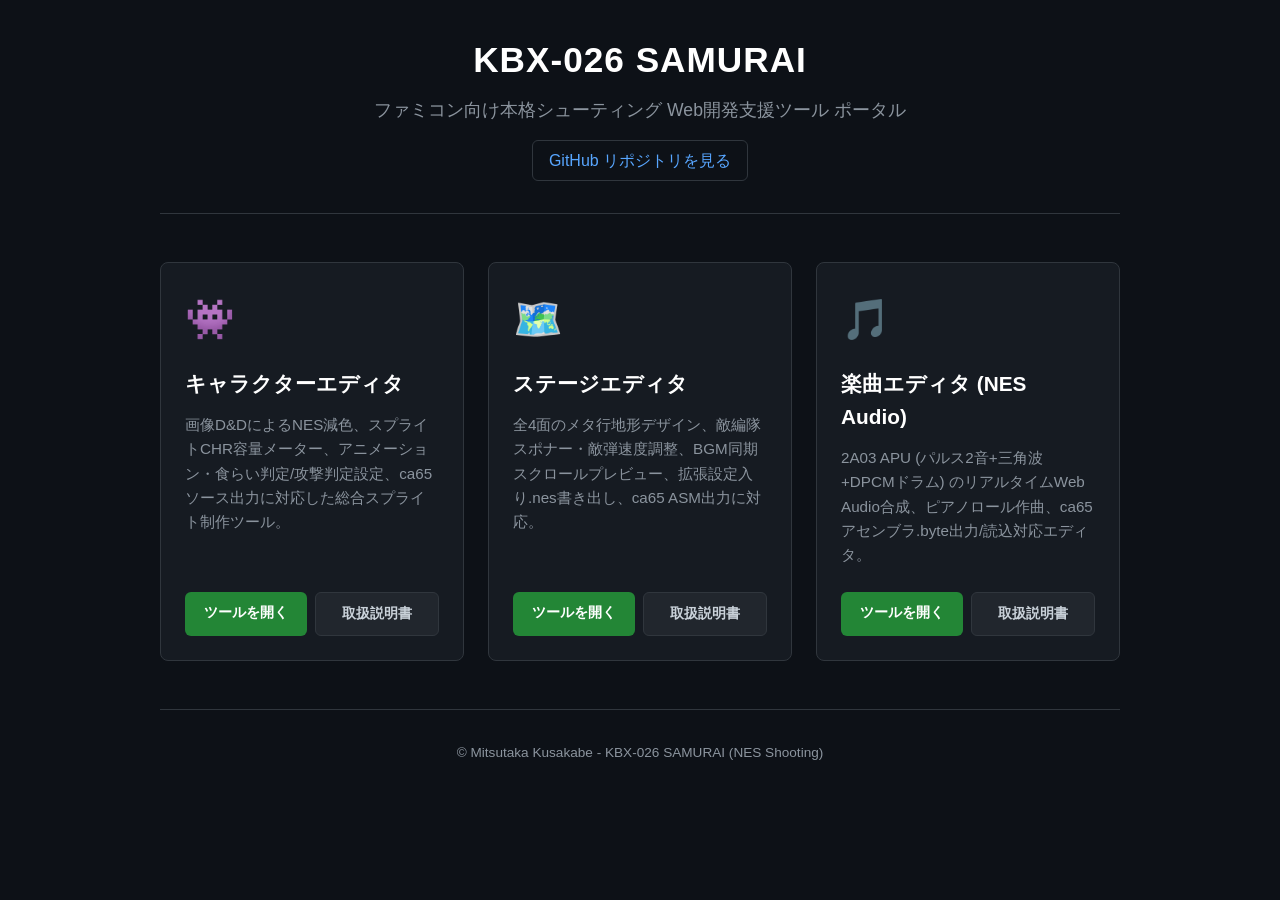
<file: index.html>
<!DOCTYPE html>
<html lang="ja">
<head>
  <meta charset="UTF-8">
  <meta name="viewport" content="width=device-width, initial-scale=1.0">
  <title>KBX-026 SAMURAI - Web 開発支援ツール ポータル</title>
  <style>
    :root {
      --bg: #0d1117;
      --card-bg: #161b22;
      --card-border: #30363d;
      --text: #c9d1d9;
      --heading: #58a6ff;
      --accent: #238636;
      --accent-hover: #2ea043;
      --link: #58a6ff;
    }
    * { box-sizing: border-box; margin: 0; padding: 0; }
    body {
      font-family: -apple-system, BlinkMacSystemFont, "Segoe UI", Helvetica, Arial, sans-serif;
      background: var(--bg);
      color: var(--text);
      line-height: 1.6;
      padding: 2rem 1rem;
    }
    .container {
      max-width: 960px;
      margin: 0 auto;
    }
    header {
      text-align: center;
      margin-bottom: 3rem;
      border-bottom: 1px solid var(--card-border);
      padding-bottom: 2rem;
    }
    h1 {
      color: #fff;
      font-size: 2.2rem;
      margin-bottom: 0.5rem;
      letter-spacing: 1px;
    }
    .subtitle {
      color: #8b949e;
      font-size: 1.1rem;
      margin-bottom: 1rem;
    }
    .repo-link {
      display: inline-block;
      color: var(--link);
      text-decoration: none;
      font-weight: 500;
      border: 1px solid var(--card-border);
      padding: 0.4rem 1rem;
      border-radius: 6px;
      transition: background 0.2s;
    }
    .repo-link:hover {
      background: var(--card-bg);
    }
    .grid {
      display: grid;
      grid-template-columns: repeat(auto-fit, minmax(280px, 1fr));
      gap: 1.5rem;
      margin-bottom: 3rem;
    }
    .card {
      background: var(--card-bg);
      border: 1px solid var(--card-border);
      border-radius: 8px;
      padding: 1.5rem;
      display: flex;
      flex-direction: column;
      transition: transform 0.2s, border-color 0.2s;
    }
    .card:hover {
      transform: translateY(-4px);
      border-color: #58a6ff;
    }
    .card-icon {
      font-size: 2.5rem;
      margin-bottom: 1rem;
    }
    .card h2 {
      color: #fff;
      font-size: 1.3rem;
      margin-bottom: 0.8rem;
    }
    .card p {
      color: #8b949e;
      font-size: 0.95rem;
      margin-bottom: 1.5rem;
      flex-grow: 1;
    }
    .btn-group {
      display: flex;
      gap: 0.5rem;
    }
    .btn {
      flex: 1;
      text-align: center;
      padding: 0.6rem 1rem;
      border-radius: 6px;
      text-decoration: none;
      font-weight: 600;
      font-size: 0.9rem;
      transition: background 0.2s;
    }
    .btn-primary {
      background: var(--accent);
      color: #fff;
    }
    .btn-primary:hover {
      background: var(--accent-hover);
    }
    .btn-secondary {
      background: #21262d;
      color: var(--text);
      border: 1px solid var(--card-border);
    }
    .btn-secondary:hover {
      background: #30363d;
    }
    footer {
      text-align: center;
      color: #8b949e;
      font-size: 0.85rem;
      border-top: 1px solid var(--card-border);
      padding-top: 2rem;
    }
  </style>
</head>
<body>
  <div class="container">
    <header>
      <h1>KBX-026 SAMURAI</h1>
      <p class="subtitle">ファミコン向け本格シューティング Web開発支援ツール ポータル</p>
      <a href="https://github.com/Mitsutaka-Kusakabe/nes-shooting" class="repo-link" target="_blank" rel="noopener">GitHub リポジトリを見る</a>
    </header>

    <div class="grid">
      <!-- Character Editor -->
      <div class="card">
        <div class="card-icon">👾</div>
        <h2>キャラクターエディタ</h2>
        <p>画像D&amp;DによるNES減色、スプライトCHR容量メーター、アニメーション・食らい判定/攻撃判定設定、ca65ソース出力に対応した総合スプライト制作ツール。</p>
        <div class="btn-group">
          <a href="docs/character-editor/" class="btn btn-primary">ツールを開く</a>
          <a href="docs/character-editor/manual.html" class="btn btn-secondary">取扱説明書</a>
        </div>
      </div>

      <!-- Stage Editor -->
      <div class="card">
        <div class="card-icon">🗺️</div>
        <h2>ステージエディタ</h2>
        <p>全4面のメタ行地形デザイン、敵編隊スポナー・敵弾速度調整、BGM同期スクロールプレビュー、拡張設定入り.nes書き出し、ca65 ASM出力に対応。</p>
        <div class="btn-group">
          <a href="docs/editor/" class="btn btn-primary">ツールを開く</a>
          <a href="docs/editor/manual.html" class="btn btn-secondary">取扱説明書</a>
        </div>
      </div>

      <!-- Audio Editor -->
      <div class="card">
        <div class="card-icon">🎵</div>
        <h2>楽曲エディタ (NES Audio)</h2>
        <p>2A03 APU (パルス2音+三角波+DPCMドラム) のリアルタイムWeb Audio合成、ピアノロール作曲、ca65アセンブラ.byte出力/読込対応エディタ。</p>
        <div class="btn-group">
          <a href="docs/audio-editor/" class="btn btn-primary">ツールを開く</a>
          <a href="docs/audio-editor/manual.html" class="btn btn-secondary">取扱説明書</a>
        </div>
      </div>
    </div>

    <footer>
      <p>&copy; Mitsutaka Kusakabe - KBX-026 SAMURAI (NES Shooting)</p>
    </footer>
  </div>
</body>
</html>
</file>
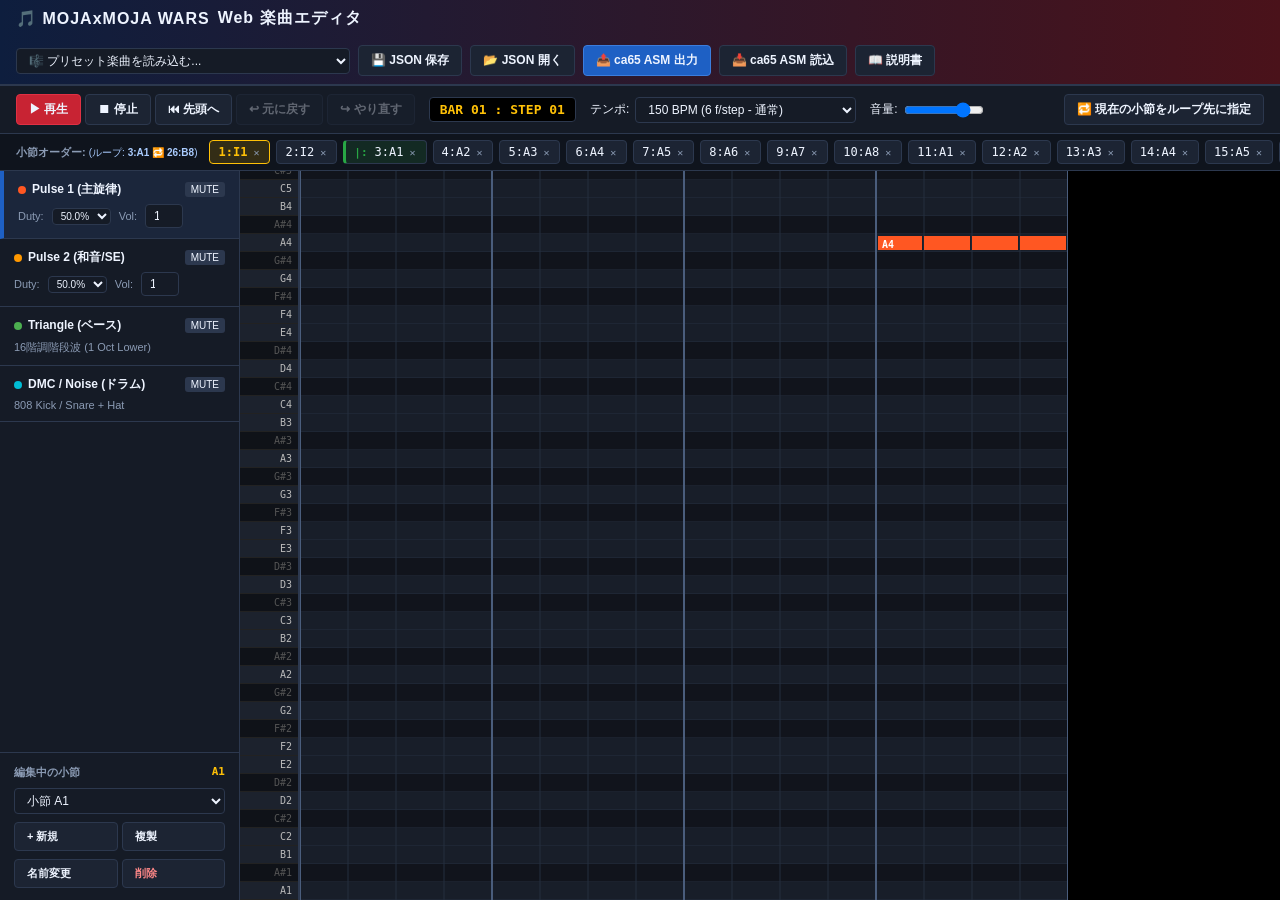
<file: docs/audio-editor/index.html>
<!DOCTYPE html>
<html lang="ja">
<head>
<meta charset="UTF-8">
<meta name="viewport" content="width=device-width, initial-scale=1.0">
<title>MOJAxMOJA WARS - NES APU Web 楽曲エディタ</title>
<link rel="stylesheet" href="style.css">
</head>
<body>

<header>
  <h1>🎵 MOJAxMOJA WARS <span>Web 楽曲エディタ</span></h1>
  <div class="top-actions">
    <select id="preset-select">
      <option value="" disabled selected>🎼 プリセット楽曲を読み込む...</option>
      <option value="stage1">STAGE 1: LUNAR CATACOMB DRIVE (150 BPM)</option>
      <option value="boss">BOSS: CRIMSON BATTLE GROUND (180 BPM)</option>
      <option value="title">TITLE: SPACE MERCHANT - THE SYONIN (130 BPM)</option>
      <option value="gameover">GAME OVER: REST IN PEACE (75 BPM)</option>
      <option value="tears_of_sylph">💔 GAME OVER: TEARS OF SYLPH (Ys風 69 BPM)</option>
    </select>
    <button class="btn" id="btn-save-json">💾 JSON 保存</button>
    <button class="btn" id="btn-load-json">📂 JSON 開く</button>
    <input type="file" id="file-input-json" accept=".json,.nesbgm.json" style="display:none">
    <button class="btn accent" id="btn-export-asm">📤 ca65 ASM 出力</button>
    <button class="btn" id="btn-import-asm">📥 ca65 ASM 読込</button>
    <a href="manual.html" target="_blank" class="btn" style="text-decoration:none; display:inline-flex; align-items:center; gap:4px;" title="操作説明書を新しいタブで開く">📖 説明書</a>
  </div>
</header>

<div id="control-bar">
  <div class="transport-group">
    <button class="btn primary" id="btn-play">▶ 再生</button>
    <button class="btn" id="btn-stop">⏹ 停止</button>
    <button class="btn" id="btn-rewind">⏮ 先頭へ</button>
    <button class="btn" id="btn-undo" title="元に戻す (Ctrl+Z)" disabled>↩ 元に戻す</button>
    <button class="btn" id="btn-redo" title="やり直す (Ctrl+Y)" disabled>↪ やり直す</button>
  </div>

  <div id="position-display">BAR 01 : STEP 01</div>

  <div class="tempo-group">
    <label for="tempo-input">テンポ:</label>
    <select id="tempo-select">
      <option value="4">225 BPM (4 f/step)</option>
      <option value="5">180 BPM (5 f/step - ボス)</option>
      <option value="6" selected>150 BPM (6 f/step - 通常)</option>
      <option value="7">130 BPM (7 f/step - タイトル)</option>
      <option value="8">112 BPM (8 f/step)</option>
      <option value="12">75 BPM (12 f/step - レクイエム)</option>
      <option value="13">69 BPM (13 f/step - 哀愁バラード)</option>
      <option value="16">56 BPM (16 f/step - スロー)</option>
    </select>
  </div>

  <div class="volume-group">
    <label for="master-vol">音量:</label>
    <input type="range" id="master-vol" min="0" max="100" value="80" style="width:80px">
  </div>

  <div style="flex:1"></div>

  <button class="btn" id="btn-set-loop">🔁 現在の小節をループ先に指定</button>
</div>

<div id="order-bar">
  <span class="label" id="order-label">小節オーダー:</span>
  <div id="order-slots-container" style="display:inline-flex; gap:6px;"></div>
  <button class="btn" id="btn-add-order-slot" style="padding:2px 8px; font-size:11px;">+ 小節追加</button>
</div>

<div id="workspace">
  <!-- Left Sidebar: Channels & Patterns -->
  <div id="sidebar">
    <div class="channel-tab selected" data-ch="pulse1">
      <div class="channel-tab-head">
        <span class="channel-title"><span class="ch-dot dot-p1"></span>Pulse 1 (主旋律)</span>
        <span class="toggle-chip" id="mute-p1">MUTE</span>
      </div>
      <div class="channel-tab-controls">
        <span>Duty:</span>
        <select class="duty-sel" data-ch="pulse1" style="font-size:10px; padding:1px 4px;">
          <option value="0">12.5%</option>
          <option value="1">25.0%</option>
          <option value="2" selected>50.0%</option>
          <option value="3">75.0%</option>
        </select>
        <span>Vol:</span>
        <input type="number" class="vol-inp" data-ch="pulse1" min="0" max="15" value="12" style="width:38px;">
      </div>
    </div>

    <div class="channel-tab" data-ch="pulse2">
      <div class="channel-tab-head">
        <span class="channel-title"><span class="ch-dot dot-p2"></span>Pulse 2 (和音/SE)</span>
        <span class="toggle-chip" id="mute-p2">MUTE</span>
      </div>
      <div class="channel-tab-controls">
        <span>Duty:</span>
        <select class="duty-sel" data-ch="pulse2" style="font-size:10px; padding:1px 4px;">
          <option value="0">12.5%</option>
          <option value="1">25.0%</option>
          <option value="2" selected>50.0%</option>
          <option value="3">75.0%</option>
        </select>
        <span>Vol:</span>
        <input type="number" class="vol-inp" data-ch="pulse2" min="0" max="15" value="10" style="width:38px;">
      </div>
    </div>

    <div class="channel-tab" data-ch="triangle">
      <div class="channel-tab-head">
        <span class="channel-title"><span class="ch-dot dot-tri"></span>Triangle (ベース)</span>
        <span class="toggle-chip" id="mute-tri">MUTE</span>
      </div>
      <div class="channel-tab-controls">
        <span>16階調階段波 (1 Oct Lower)</span>
      </div>
    </div>

    <div class="channel-tab" data-ch="dmc">
      <div class="channel-tab-head">
        <span class="channel-title"><span class="ch-dot dot-dmc"></span>DMC / Noise (ドラム)</span>
        <span class="toggle-chip" id="mute-dmc">MUTE</span>
      </div>
      <div class="channel-tab-controls">
        <span>808 Kick / Snare + Hat</span>
      </div>
    </div>

    <div class="pattern-manager">
      <h3>
        <span>編集中の小節</span>
        <span id="cur-pat-name-badge" style="color:var(--gold); font-family:monospace;">A1</span>
      </h3>
      <select id="pattern-select"></select>
      <div style="display:flex; gap:4px; margin-bottom:8px;">
        <button class="btn" id="btn-new-pattern" style="flex:1; font-size:11px;">+ 新規</button>
        <button class="btn" id="btn-dup-pattern" style="flex:1; font-size:11px;">複製</button>
      </div>
      <div style="display:flex; gap:4px;">
        <button class="btn" id="btn-rename-pattern" style="flex:1; font-size:11px;">名前変更</button>
        <button class="btn" id="btn-del-pattern" style="flex:1; font-size:11px; color:#ff8888;">削除</button>
      </div>
    </div>
  </div>

  <!-- Center Editor Area -->
  <div id="editor-area">
    <!-- Pitch Roll View (Pulse 1, Pulse 2, Triangle) -->
    <div id="roll-container">
      <div id="piano-keys"></div>
      <canvas id="grid-canvas"></canvas>
    </div>

    <!-- Drum Step View (DMC / Noise) -->
    <div id="drum-view">
      <h3 style="font-size:13px; color:var(--text-dim); margin-bottom:16px;">
        DMC ドラム & ノイズステップシーケンサー (16ステップ)
      </h3>
      <div class="drum-row">
        <div class="drum-label">🥁 キック ($C000)</div>
        <div class="drum-steps" id="kick-steps"></div>
      </div>
      <div class="drum-row">
        <div class="drum-label">💥 スネア ($C3C0)</div>
        <div class="drum-steps" id="snare-steps"></div>
      </div>
      <div style="margin-top:20px; font-size:12px; color:#8899aa;">
        ※ クリックで発音指定（オレンジ: キック, シアン: スネア）。自動ハイハットは毎16分音符で刻まれます。
      </div>
    </div>
  </div>
</div>

<!-- Modal: ASM Export -->
<div class="modal" id="modal-export-asm">
  <div class="modal-content">
    <div class="modal-header">
      <h3>📤 ca65 アセンブラ用 BGM データ出力 (.s)</h3>
      <button class="btn close-modal">✕</button>
    </div>
    <div class="modal-body">
      <p style="font-size:12px; color:var(--text-dim); margin-bottom:8px;">
        ゲーム本体の <code>src/sound.s</code> でそのまま <code>.include</code> できる ca65 互換データです。
      </p>
      <textarea class="code-area" id="asm-export-text" readonly></textarea>
    </div>
    <div class="modal-footer">
      <button class="btn primary" id="btn-copy-asm">📋 クリップボードにコピー</button>
      <button class="btn success" id="btn-download-asm">💾 .s ファイルとして保存</button>
    </div>
  </div>
</div>

<!-- Modal: ASM Import -->
<div class="modal" id="modal-import-asm">
  <div class="modal-content">
    <div class="modal-header">
      <h3>📥 ca65 アセンブラ BGM データのインポート</h3>
      <button class="btn close-modal">✕</button>
    </div>
    <div class="modal-body">
      <p style="font-size:12px; color:var(--text-dim); margin-bottom:8px;">
        <code>assets/music_stage.s</code> などの ca65 ソースコードを貼り付けてインポートできます。
      </p>
      <textarea class="code-area" id="asm-import-text" placeholder="ここに .byte データを貼り付けてください..."></textarea>
    </div>
    <div class="modal-footer">
      <button class="btn primary" id="btn-do-import-asm">読み込んで反映</button>
    </div>
  </div>
</div>

<script src="nes-audio-player.js"></script>
<script src="audio-editor.js"></script>
</body>
</html>
</file>
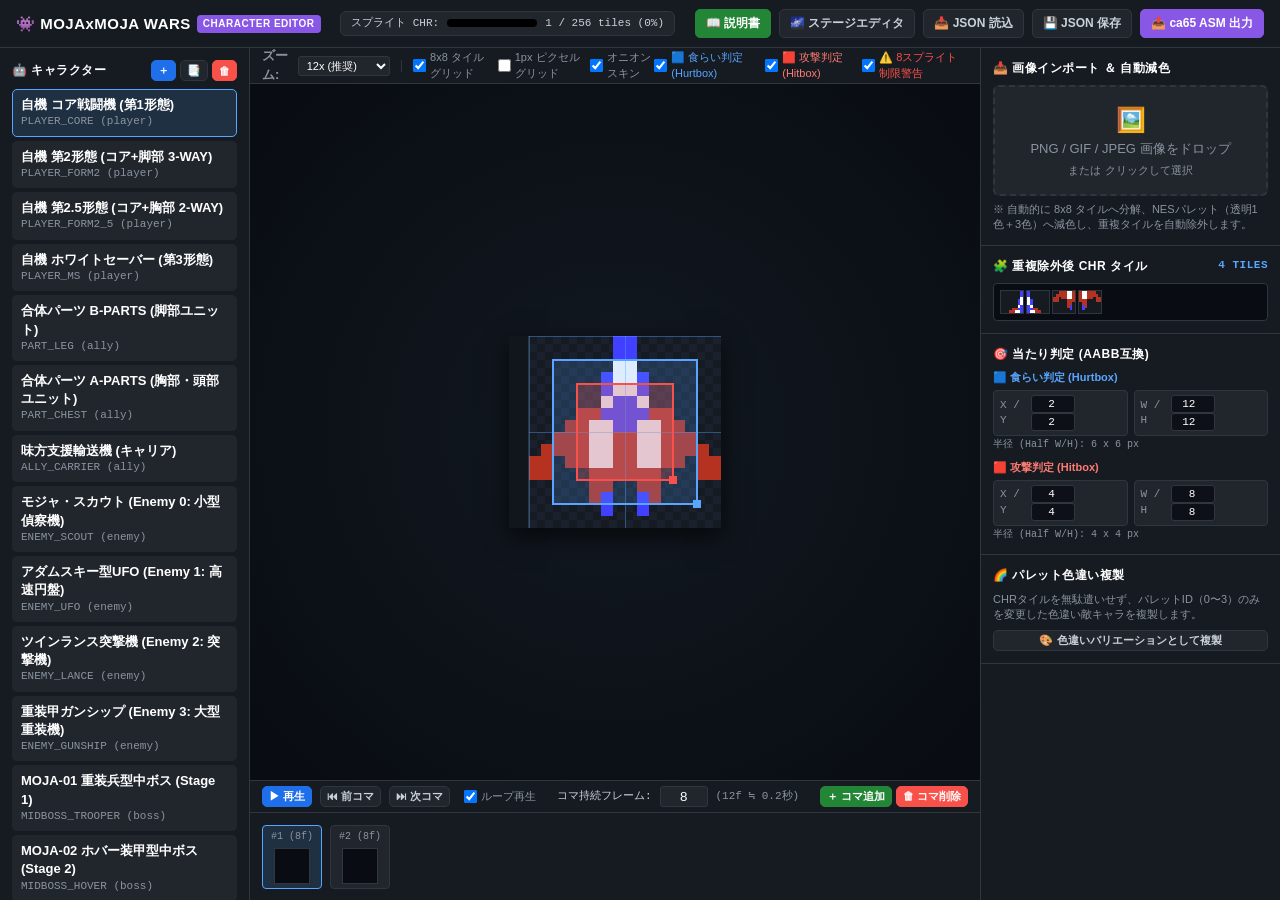
<file: docs/character-editor/index.html>
<!DOCTYPE html>
<html lang="ja">
<head>
  <meta charset="UTF-8">
  <meta name="viewport" content="width=device-width, initial-scale=1.0">
  <title>MOJAxMOJA WARS - Web キャラクターエディタ</title>
  <link rel="stylesheet" href="style.css">
</head>
<body>

  <!-- Top Header -->
  <header>
    <div class="brand">
      <h1>👾 MOJAxMOJA WARS <span class="brand-badge">CHARACTER EDITOR</span></h1>
    </div>

    <!-- CHR Tile Budget Meter -->
    <div class="chr-meter-container" title="ファミコンのスプライトパターンテーブル (最大256個の8x8タイル) の消費量">
      <span>スプライト CHR:</span>
      <div class="chr-meter-bar">
        <div class="chr-meter-fill" id="chrMeterFill"></div>
      </div>
      <span id="chrMeterText">0 / 256 tiles (0%)</span>
    </div>

    <!-- Actions -->
    <div class="header-actions">
      <a href="manual.html" target="_blank" class="btn" style="background:#238636; border-color:#238636; color:#fff;" title="取扱説明書を開く">📖 説明書</a>
      <a href="../editor/index.html" class="btn" title="ステージエディタを開く">🌌 ステージエディタ</a>
      <button class="btn" id="btn-import-json">📥 JSON 読込</button>
      <input type="file" id="inp-import-json" accept=".json" style="display:none">
      <button class="btn" id="btn-export-json">💾 JSON 保存</button>
      <button class="btn btn-purple" id="btn-export-asm">📤 ca65 ASM 出力</button>
    </div>
  </header>

  <!-- 3-Column Workspace Layout -->
  <div class="editor-layout">

    <!-- Left Sidebar: Characters, Animations, Palette -->
    <div class="sidebar">
      
      <!-- Character List -->
      <div class="panel-section">
        <div class="panel-header">
          <span>🤖 キャラクター</span>
          <div style="display:flex; gap:4px;">
            <button class="btn btn-sm btn-primary" id="btn-add-char" title="新規キャラクター追加">＋</button>
            <button class="btn btn-sm" id="btn-dup-char" title="キャラクター複製">📑</button>
            <button class="btn btn-sm btn-danger" id="btn-del-char" title="キャラクター削除">🗑</button>
          </div>
        </div>
        <div class="char-list" id="charList">
          <!-- Dynamically populated -->
        </div>
      </div>

      <!-- Animation States -->
      <div class="panel-section">
        <div class="panel-header">
          <span>🎬 アニメーション</span>
          <button class="btn btn-sm" id="btn-add-anim" title="新規アニメーション追加">＋</button>
        </div>
        <div class="state-selector" id="animStateSelector">
          <button class="state-chip active" data-state="idle">idle (待機)</button>
          <button class="state-chip" data-state="fly">fly (移動)</button>
          <button class="state-chip" data-state="attack">attack (攻撃)</button>
          <button class="state-chip" data-state="damage">damage (被弾)</button>
          <button class="state-chip" data-state="destroy">destroy (爆発)</button>
        </div>
      </div>

      <!-- NES Sub-palette -->
      <div class="panel-section">
        <div class="panel-header">
          <span>🎨 NES パレット (透明＋3色)</span>
          <select id="sel-subpalette-idx" style="background:var(--bg-card); color:#fff; border:1px solid var(--border); border-radius:3px; font-size:11px; padding:1px 4px;">
            <option value="0">パレット 0 (自機/標準)</option>
            <option value="1">パレット 1 (赤/ライバル)</option>
            <option value="2">パレット 2 (緑/量産機)</option>
            <option value="3">パレット 3 (黄/支援機)</option>
          </select>
        </div>
        <div class="palette-slots">
          <div class="palette-box transparent-slot" id="pal-slot-0" title="色 0: 完全透明">
            <span>$0F</span>
            <small style="font-size:9px;">透明</small>
          </div>
          <div class="palette-box" id="pal-slot-1" title="色 1: 暗いトーン">
            <span>$00</span>
          </div>
          <div class="palette-box" id="pal-slot-2" title="色 2: 中間色">
            <span>$16</span>
          </div>
          <div class="palette-box" id="pal-slot-3" title="色 3: ハイライト色">
            <span>$20</span>
          </div>
        </div>
      </div>

    </div>

    <!-- Center Workspace: Viewport & Canvas & Timeline -->
    <div class="center-workspace">

      <!-- Viewport Toolbar -->
      <div class="viewport-toolbar">
        <div class="viewport-tools-group">
          <span style="font-weight:600; color:var(--text-dim);">ズーム:</span>
          <select id="sel-zoom" style="background:var(--bg-card); color:#fff; border:1px solid var(--border); border-radius:3px; padding:2px 4px; font-size:11px;">
            <option value="4">4x</option>
            <option value="6">6x</option>
            <option value="8">8x</option>
            <option value="12" selected>12x (推奨)</option>
            <option value="16">16x (特大)</option>
            <option value="20">20x (超特大)</option>
          </select>

          <span style="color:var(--border); margin:0 4px;">|</span>

          <label class="tool-toggle">
            <input type="checkbox" id="chk-grid" checked>
            <span>8x8 タイルグリッド</span>
          </label>
          <label class="tool-toggle">
            <input type="checkbox" id="chk-pixel-grid">
            <span>1px ピクセルグリッド</span>
          </label>
          <label class="tool-toggle">
            <input type="checkbox" id="chk-onion" checked>
            <span>オニオンスキン</span>
          </label>
        </div>

        <div class="viewport-tools-group">
          <label class="tool-toggle">
            <input type="checkbox" id="chk-hurtbox" checked>
            <span style="color:#58a6ff;">🟦 食らい判定 (Hurtbox)</span>
          </label>
          <label class="tool-toggle">
            <input type="checkbox" id="chk-hitbox" checked>
            <span style="color:#ff7b72;">🟥 攻撃判定 (Hitbox)</span>
          </label>
          <label class="tool-toggle">
            <input type="checkbox" id="chk-scanline-warning" checked>
            <span style="color:#f85149;" title="水平スキャンライン上に8枚以上のスプライトが重なった場合のチラつき警告">⚠️ 8スプライト制限警告</span>
          </label>
        </div>
      </div>

      <!-- Main Canvas Container -->
      <div class="canvas-container" id="canvasContainer">
        <div class="canvas-wrapper">
          <!-- Scanline ruler on the left edge for 8-sprite hardware limit warnings -->
          <div class="scanline-ruler" id="scanlineRuler" title="スキャンライン上の重なりスプライト枚数 (赤帯は8枚超過警告)"></div>
          <canvas id="mainCanvas" width="256" height="256"></canvas>
        </div>
      </div>

      <!-- Bottom Timeline & Frame Controls -->
      <div class="bottom-timeline">
        <div class="timeline-controls">
          <div style="display:flex; align-items:center; gap:8px;">
            <button class="btn btn-sm btn-primary" id="btn-play-anim">▶ 再生</button>
            <button class="btn btn-sm" id="btn-prev-frame">⏮ 前コマ</button>
            <button class="btn btn-sm" id="btn-next-frame">⏭ 次コマ</button>
            <label class="tool-toggle" style="margin-left:6px;">
              <input type="checkbox" id="chk-anim-loop" checked>
              <span>ループ再生</span>
            </label>
          </div>

          <div style="display:flex; align-items:center; gap:8px; font-family:var(--font-mono); font-size:11px;">
            <span>コマ持続フレーム:</span>
            <input type="number" id="inp-frame-duration" min="1" max="120" value="12" style="width:48px; background:var(--bg-card); color:#fff; border:1px solid var(--border); border-radius:3px; padding:2px 4px; text-align:right;">
            <span style="color:var(--text-dim);">(12f ≒ 0.2秒)</span>
          </div>

          <div style="display:flex; gap:4px;">
            <button class="btn btn-sm btn-success" id="btn-add-frame">＋ コマ追加</button>
            <button class="btn btn-sm btn-danger" id="btn-del-frame">🗑 コマ削除</button>
          </div>
        </div>

        <!-- Frame Strips -->
        <div class="frame-strip" id="frameStrip">
          <!-- Dynamically populated frame cards -->
        </div>
      </div>

    </div>

    <!-- Right Sidebar: Image Import, CHR Tiles, Hitbox Inputs -->
    <div class="sidebar right">

      <!-- Image Import Dropzone -->
      <div class="panel-section">
        <div class="panel-header">
          <span>📥 画像インポート ＆ 自動減色</span>
        </div>
        <div class="dropzone" id="dropzone">
          <div style="font-size:24px; margin-bottom:4px;">🖼️</div>
          <div>PNG / GIF / JPEG 画像をドロップ</div>
          <div style="font-size:11px; margin-top:4px; color:var(--text-dim);">または クリックして選択</div>
          <input type="file" id="inp-image-file" accept="image/*" style="display:none">
        </div>
        <div style="font-size:11px; color:var(--text-dim); margin-top:6px; line-height:1.4;">
          ※ 自動的に 8x8 タイルへ分解、NESパレット（透明1色＋3色）へ減色し、重複タイルを自動除外します。
        </div>
      </div>

      <!-- CHR Tile Bank (Deduplicated 8x8 tiles) -->
      <div class="panel-section">
        <div class="panel-header">
          <span>🧩 重複除外後 CHR タイル</span>
          <span id="tileBankCount" style="font-family:var(--font-mono); font-size:11px; color:var(--accent-cyan);">0 tiles</span>
        </div>
        <div class="tile-bank-grid" id="tileBankGrid">
          <!-- Dynamically populated 8x8 tile thumbnails -->
        </div>
      </div>

      <!-- Hitbox & Hurtbox AABB Settings -->
      <div class="panel-section">
        <div class="panel-header">
          <span>🎯 当たり判定 (AABB互換)</span>
        </div>
        
        <div style="margin-bottom:8px;">
          <div style="font-weight:600; font-size:11px; color:#58a6ff; margin-bottom:4px;">🟦 食らい判定 (Hurtbox)</div>
          <div class="box-inputs-grid">
            <div class="box-input-row">
              <label>X / Y</label>
              <div>
                <input type="number" id="inp-hurt-x" value="-8">
                <input type="number" id="inp-hurt-y" value="-8">
              </div>
            </div>
            <div class="box-input-row">
              <label>W / H</label>
              <div>
                <input type="number" id="inp-hurt-w" value="16">
                <input type="number" id="inp-hurt-h" value="16">
              </div>
            </div>
          </div>
          <div style="font-size:10px; color:var(--text-dim); margin-top:2px; font-family:var(--font-mono);">
            半径 (Half W/H): <span id="lbl-hurt-half">8 x 8 px</span>
          </div>
        </div>

        <div>
          <div style="font-weight:600; font-size:11px; color:#ff7b72; margin-bottom:4px;">🟥 攻撃判定 (Hitbox)</div>
          <div class="box-inputs-grid">
            <div class="box-input-row">
              <label>X / Y</label>
              <div>
                <input type="number" id="inp-hit-x" value="-6">
                <input type="number" id="inp-hit-y" value="-6">
              </div>
            </div>
            <div class="box-input-row">
              <label>W / H</label>
              <div>
                <input type="number" id="inp-hit-w" value="12">
                <input type="number" id="inp-hit-h" value="12">
              </div>
            </div>
          </div>
          <div style="font-size:10px; color:var(--text-dim); margin-top:2px; font-family:var(--font-mono);">
            半径 (Half W/H): <span id="lbl-hit-half">6 x 6 px</span>
          </div>
        </div>
      </div>

      <!-- Palette Variation (Color Swap) -->
      <div class="panel-section">
        <div class="panel-header">
          <span>🌈 パレット色違い複製</span>
        </div>
        <p style="font-size:11px; color:var(--text-dim); margin-bottom:8px;">
          CHRタイルを無駄遣いせず、パレットID（0〜3）のみを変更した色違い敵キャラを複製します。
        </p>
        <button class="btn btn-sm" id="btn-duplicate-variation" style="width:100%; justify-content:center;">
          🎨 色違いバリエーションとして複製
        </button>
      </div>

    </div>

  </div>

  <!-- Modal: Master NES Palette Picker -->
  <div class="modal-overlay" id="modal-palette-picker" style="display:none;">
    <div class="modal-content" style="max-width:440px;">
      <div class="modal-header">
        <h3>🎨 ファミコン 54色マスターパレット</h3>
        <button class="btn btn-sm" id="btn-close-palette-modal">✕</button>
      </div>
      <div class="modal-body">
        <div style="font-size:11px; color:var(--text-dim); margin-bottom:8px;">
          置き換える色をクリックして選択してください：
        </div>
        <div class="nes-master-grid" id="nesMasterPaletteGrid">
          <!-- Dynamically populated 54 color cells -->
        </div>
      </div>
    </div>
  </div>

  <!-- Modal: Export ca65 Assembly -->
  <div class="modal-overlay" id="modal-export-asm" style="display:none;">
    <div class="modal-content" style="max-width:860px;">
      <div class="modal-header">
        <h3>📤 ca65 アセンブラソース出力 (OAMメタスプライト ＆ CHRタイル)</h3>
        <button class="btn btn-sm" id="btn-close-asm-modal">✕</button>
      </div>
      <div class="modal-body">
        <div style="display:flex; gap:8px; margin-bottom:12px;">
          <button class="btn btn-sm active" id="tab-asm-oam">📄 character_data.s (OAMメタスプライト & 判定)</button>
          <button class="btn btn-sm" id="tab-asm-chr">🧩 character_tiles.s (CHR-ROM 2bpp ビットマップ)</button>
        </div>
        <textarea class="code-area" id="asmExportText" readonly spellcheck="false"></textarea>
      </div>
      <div class="modal-footer">
        <button class="btn" id="btn-copy-asm">📋 クリップボードにコピー</button>
        <button class="btn btn-success" id="btn-download-asm">💾 ファイル保存</button>
        <button class="btn" id="btn-dismiss-asm">閉じる</button>
      </div>
    </div>
  </div>

  <!-- Modal: JSON Export / Import -->
  <div class="modal-overlay" id="modal-json" style="display:none;">
    <div class="modal-content" style="max-width:760px;">
      <div class="modal-header">
        <h3 id="modalJsonTitle">💾 characters.json エクスポート</h3>
        <button class="btn btn-sm" id="btn-close-json-modal">✕</button>
      </div>
      <div class="modal-body">
        <textarea class="code-area" id="jsonExportText" spellcheck="false"></textarea>
      </div>
      <div class="modal-footer">
        <button class="btn" id="btn-copy-json">📋 コピー</button>
        <button class="btn btn-success" id="btn-download-json">💾 characters.json を保存</button>
        <button class="btn" id="btn-dismiss-json">閉じる</button>
      </div>
    </div>
  </div>

  <!-- Application Entry Scripts (Standard scripts for seamless offline file:/// support) -->
  <script src="sprite-processor.js?v=20261024"></script>
  <script src="character-editor.js?v=20261024"></script>
</body>
</html>
</file>
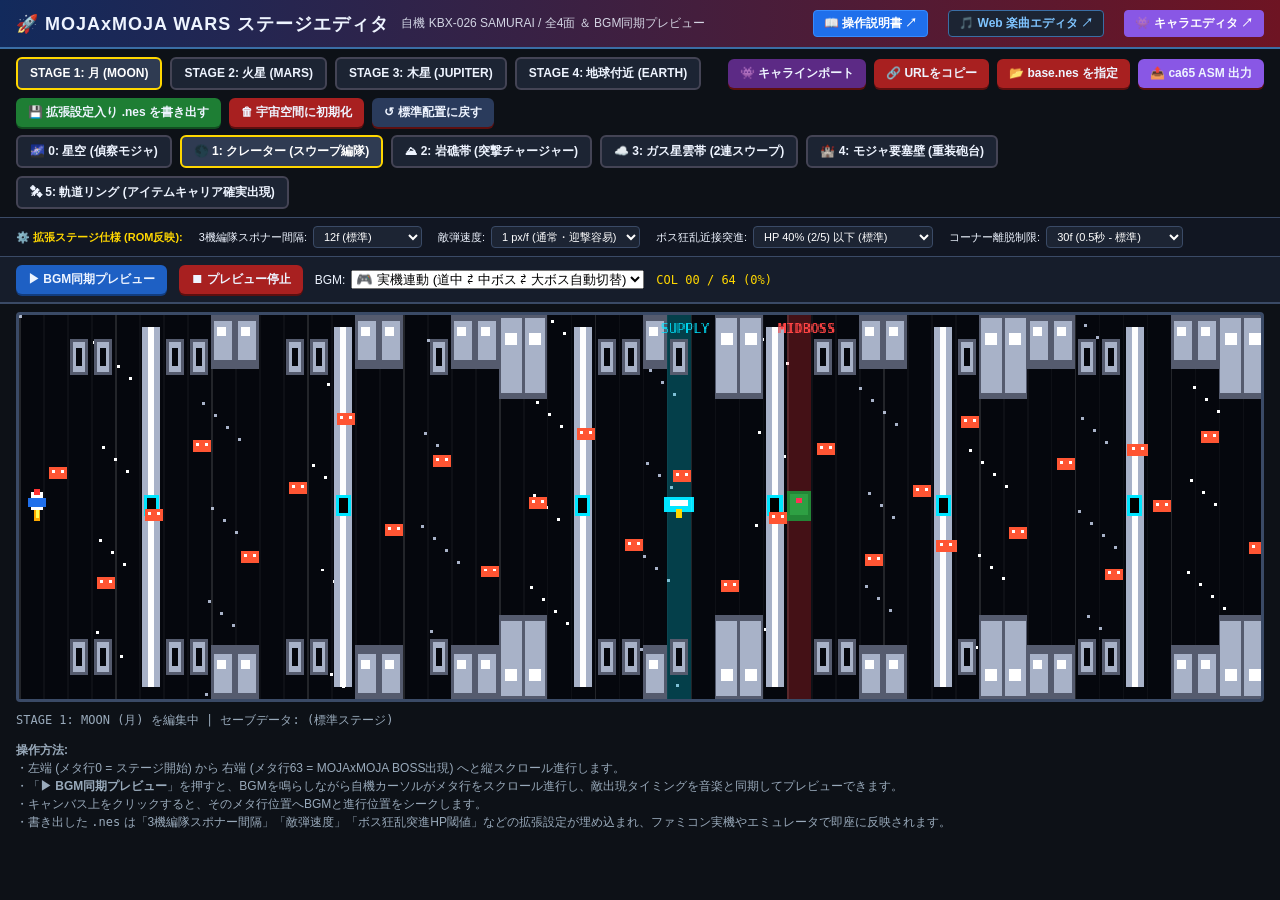
<file: docs/editor/index.html>
<!DOCTYPE html>
<html lang="ja">
<head>
<meta charset="UTF-8">
<meta name="viewport" content="width=device-width, initial-scale=1">
<title>MOJAxMOJA WARS ステージエディタ & BGMプレビュー</title>
<style>
  :root { --accent:#1b4f9c; --crimson:#a82020; --cream:#eef4ff; --border:#3a4a66; --surface:#151b26; --gold:#ffd700; --green:#28a745; }
  * { box-sizing: border-box; }
  body { margin:0; background:#0d1117; color:var(--cream); font-family:'Hiragino Kaku Gothic ProN', ui-sans-serif, sans-serif; user-select:none; }
  header { background:linear-gradient(90deg, #122a5c, #6e1423); padding:10px 16px; display:flex; align-items:center; gap:12px; flex-wrap:wrap; border-bottom:2px solid #3a6ea5; }
  header h1 { font-size:18px; margin:0; letter-spacing:1px; display:flex; align-items:center; gap:8px; }
  header .sub { font-size:12px; opacity:.85; }
  header a.nav-link { color:#7fc4ff; font-size:12px; font-weight:bold; text-decoration:none; margin-left:auto; background:#1c2433; padding:4px 10px; border-radius:4px; border:1px solid #3a6ea5; }
  header a.nav-link:hover { background:#2a364d; color:#fff; }

  #stagebar, #toolbar, #params-bar, #bgm-bar { display:flex; gap:8px; padding:8px 16px 0; flex-wrap:wrap; align-items:center; }
  #toolbar { padding-bottom:8px; }

  .tool, .stage { border:2px solid #445; background:#1c2433; color:var(--cream); padding:6px 12px;
          border-radius:6px; cursor:pointer; font-size:12px; font-weight:bold; }
  .tool.sel, .stage.sel { border-color:#ffd700; background:#2f3b52; color:#fff; }

  .btn { background:var(--crimson); border:none; color:var(--cream); padding:6px 12px; border-radius:6px;
         cursor:pointer; font-size:12px; font-weight:bold; box-shadow:0 2px 0 #5d0f0f; display:inline-flex; align-items:center; gap:4px; }
  .btn:active { transform:translateY(2px); box-shadow:none; }
  .btn.green { background:#1e7e34; box-shadow:0 2px 0 #114e20; }
  .btn.blue { background:#1e60c4; box-shadow:0 2px 0 #123d80; }

  #params-bar {
    background: #111622;
    padding: 8px 16px;
    border-top: 1px solid var(--border);
    border-bottom: 1px solid var(--border);
    font-size: 11px;
    gap: 16px;
  }
  .param-item { display:flex; align-items:center; gap:6px; }
  .param-item select, .param-item input {
    background:#1c2433; border:1px solid var(--border); color:#fff; padding:3px 6px; border-radius:4px; font-size:11px;
  }

  #bgm-bar {
    background: #161d2b;
    padding: 8px 16px;
    border-bottom: 2px solid var(--border);
    font-size: 12px;
    gap: 12px;
  }

  #wrap { overflow-x:auto; margin:8px 16px 6px; border:3px solid var(--border); border-radius:4px; background:#000; position:relative; }
  canvas { display:block; image-rendering:pixelated; cursor:crosshair; }
  #status { padding:4px 16px 8px; font-size:12px; color:#9ab; font-family:ui-monospace, monospace; word-break:break-all; }
  .note { padding:4px 16px 16px; font-size:12px; color:#9ab; line-height:1.5; }
  a { color:#7fc4ff; }

  /* Modal */
  .modal-overlay {
    position: fixed; inset: 0; background: rgba(0,0,0,0.75);
    display: none; align-items: center; justify-content: center; z-index: 1000;
  }
  .modal-overlay.open { display: flex; }
  .modal-box {
    background: #161b26; border: 2px solid var(--border); border-radius: 8px;
    width: 90%; max-width: 720px; max-height: 85vh; display: flex; flex-direction: column;
    box-shadow: 0 8px 32px rgba(0,0,0,0.8);
  }
  .modal-hdr {
    padding: 12px 16px; border-bottom: 1px solid var(--border); display: flex;
    justify-content: space-between; align-items: center; font-weight: bold; color: #ffd700; font-size: 14px;
  }
  .modal-bdy { padding: 16px; display: flex; flex-direction: column; gap: 8px; flex: 1; overflow: hidden; }
  .modal-bdy textarea {
    width: 100%; height: 340px; background: #0a0d14; border: 1px solid var(--border);
    color: #a8d1ff; font-family: ui-monospace, monospace; font-size: 11px; padding: 10px;
    border-radius: 4px; resize: none; white-space: pre; line-height: 1.4;
  }
  .modal-ftr {
    padding: 12px 16px; border-top: 1px solid var(--border); display: flex;
    justify-content: flex-end; gap: 8px;
  }
</style>
</head>
<body>

<header>
  <h1>🚀 MOJAxMOJA WARS ステージエディタ</h1>
  <span class="sub">自機 KBX-026 SAMURAI / 全4面 ＆ BGM同期プレビュー</span>
  <a class="nav-link" href="manual.html" target="_blank" style="margin-left:auto; background:#1f6feb; border-color:#388bfd; color:#fff;">📖 操作説明書 ↗</a>
  <a class="nav-link" href="../audio-editor/index.html" target="_blank" style="margin-left:8px;">🎵 Web 楽曲エディタ ↗</a>
  <a class="nav-link" href="../character-editor/index.html" target="_blank" style="margin-left:8px; background:#8957e5; border-color:#8957e5; color:#fff;">👾 キャラエディタ ↗</a>
</header>

<div id="stagebar">
  <button class="stage sel" data-s="0">STAGE 1: 月 (MOON)</button>
  <button class="stage" data-s="1">STAGE 2: 火星 (MARS)</button>
  <button class="stage" data-s="2">STAGE 3: 木星 (JUPITER)</button>
  <button class="stage" data-s="3">STAGE 4: 地球付近 (EARTH)</button>
  <span style="flex:1"></span>
  <button class="btn" id="btn-import-chars" style="background:#5c2a85;" title="キャラクターエディタで作成した characters.json を読み込んで配置キャラをアニメーション表示します">👾 キャラインポート</button>
  <input type="file" id="inp-import-chars" accept=".json" style="display:none">
  <button class="btn" id="copy">🔗 URLをコピー</button>
  <button class="btn" id="btn-load-nes" title="手元の .nes ファイルをベースとして読み込みます">📂 base.nes を指定</button>
  <input type="file" id="inp-load-nes" accept=".nes" style="display:none">
  <button class="btn" id="btn-export-asm" style="background:#8957e5;" title="assets/stages.s 用の ca65 アセンブラソースを出力します">📤 ca65 ASM 出力</button>
  <button class="btn green" id="rom">💾 拡張設定入り .nes を書き出す</button>
  <button class="btn" id="clear">🗑 宇宙空間に初期化</button>
  <button class="btn" id="reset-default" style="background:#2a3b5c;" title="現在のステージをファミコンROM本来の標準配置に戻します">↺ 標準配置に戻す</button>
</div>

<div id="toolbar">
  <button class="tool" data-f="0">🌌 0: 星空 (偵察モジャ)</button>
  <button class="tool sel" data-f="1">🌑 1: クレーター (スウープ編隊)</button>
  <button class="tool" data-f="2">⛰ 2: 岩礁帯 (突撃チャージャー)</button>
  <button class="tool" data-f="3">☁️ 3: ガス星雲帯 (2連スウープ)</button>
  <button class="tool" data-f="4">🏰 4: モジャ要塞壁 (重装砲台)</button>
  <button class="tool" data-f="5">🛰 5: 軌道リング (アイテムキャリア確実出現)</button>
</div>

<!-- Level Parameters (Embedded into ROM at romOff + 256) -->
<div id="params-bar">
  <strong style="color:var(--gold);">⚙️ 拡張ステージ仕様 (ROM反映):</strong>
  <div class="param-item">
    <label for="p-spawner">3機編隊スポナー間隔:</label>
    <select id="p-spawner">
      <option value="6">6f (超ラッシュ)</option>
      <option value="8">8f (高速)</option>
      <option value="10">10f (やや速い)</option>
      <option value="12" selected>12f (標準)</option>
      <option value="16">16f (ゆったり)</option>
    </select>
  </div>
  <div class="param-item">
    <label for="p-bullet">敵弾速度:</label>
    <select id="p-bullet">
      <option value="1">1 px/f (通常・迎撃容易)</option>
      <option value="2" selected>2 px/f (高速弾)</option>
      <option value="3">3 px/f (激速スナイプ)</option>
    </select>
  </div>
  <div class="param-item">
    <label for="p-frenzy">ボス狂乱近接突進:</label>
    <select id="p-frenzy">
      <option value="1">HP 20% (1/5) 以下</option>
      <option value="2" selected>HP 40% (2/5) 以下 (標準)</option>
      <option value="3">HP 60% (3/5) 以下 (早期突進)</option>
    </select>
  </div>
  <div class="param-item">
    <label for="p-retreat">コーナー離脱制限:</label>
    <select id="p-retreat">
      <option value="15">15f (0.25秒で即離脱)</option>
      <option value="30" selected>30f (0.5秒 - 標準)</option>
      <option value="45">45f (0.75秒)</option>
      <option value="60">60f (1.0秒じっくり)</option>
    </select>
  </div>
</div>

<!-- BGM Synchronized Preview Control -->
<div id="bgm-bar">
  <button class="btn blue" id="bgm-play">▶ BGM同期プレビュー</button>
  <button class="btn" id="bgm-stop">⏹ プレビュー停止</button>
  <div style="display:flex; align-items:center; gap:6px;">
    <label for="bgm-track-sel">BGM:</label>
    <select id="bgm-track-sel">
      <option value="auto" selected>🎮 実機連動 (道中 ⇄ 中ボス ⇄ 大ボス自動切替)</option>
      <option value="stage1">STAGE 1: LUNAR CATACOMB DRIVE (固定)</option>
      <option value="boss">BOSS: CRIMSON BATTLE GROUND (固定)</option>
      <option value="title">TITLE: SPACE MERCHANT (固定)</option>
      <option value="custom">📂 外部 .nesbgm.json を読み込む...</option>
    </select>
    <input type="file" id="bgm-file-inp" accept=".json,.nesbgm.json" style="display:none">
  </div>
  <span id="bgm-pos" style="font-family:monospace; color:var(--gold);">COL 00 / 64 (0%)</span>
</div>

<div id="wrap">
  <canvas id="cv" width="1024" height="256" style="width:1536px;height:384px"></canvas>
</div>
<div id="status"></div>

<div class="note">
  <strong>操作方法:</strong><br>
  ・左端 (メタ行0 = ステージ開始) から 右端 (メタ行63 = MOJAxMOJA BOSS出現) へと縦スクロール進行します。<br>
  ・「<strong>▶ BGM同期プレビュー</strong>」を押すと、BGMを鳴らしながら自機カーソルがメタ行をスクロール進行し、敵出現タイミングを音楽と同期してプレビューできます。<br>
  ・キャンバス上をクリックすると、そのメタ行位置へBGMと進行位置をシークします。<br>
  ・書き出した <code>.nes</code> は「3機編隊スポナー間隔」「敵弾速度」「ボス狂乱突進HP閾値」などの拡張設定が埋め込まれ、ファミコン実機やエミュレータで即座に反映されます。
</div>

<!-- ASM Export Modal -->
<div class="modal-overlay" id="modal-export-asm">
  <div class="modal-box">
    <div class="modal-hdr">
      <span>📤 ca65 ASM ソースコード出力 (assets/stages.s 形式)</span>
      <span style="cursor:pointer; font-size:16px;" id="btn-close-asm-modal">✕</span>
    </div>
    <div class="modal-bdy">
      <div style="font-size:11px; color:#8b949e;">
        このコードをコピーして <code>assets/stages.s</code> に貼り付けるか、「💾 stages.s ファイル保存」を押して <code>assets/</code> フォルダに上書き保存することで、ファミコン実機ROMの公式仕様として本採用できます。
      </div>
      <textarea id="asm-export-text" readonly spellcheck="false"></textarea>
    </div>
    <div class="modal-ftr">
      <button class="btn blue" id="btn-copy-asm">📋 クリップボードにコピー</button>
      <button class="btn green" id="btn-download-asm">💾 stages.s ファイル保存</button>
      <button class="btn" id="btn-close-asm" style="background:#445;">閉じる</button>
    </div>
  </div>
</div>

<script src="base-nes-data.js?v=20261024"></script>
<script src="nes-audio-player.js?v=20261024"></script>
<script>
'use strict';
const COLS = 64, CELL = 16, STAGES = 4;
const cv = document.getElementById('cv'), cx = cv.getContext('2d');
const statusEl = document.querySelector('#status');
let maps = new Uint8Array(COLS * STAGES);
let defaults = null;
let romBuf = null, romOff = -1;
let st = 0, brush = 1;

// 16 bytes level params: 4 bytes per stage
// [spawner_timer(4), bullet_speed(4), frenzy_ratio(4), corner_retreat(4)]
let levelParams = new Uint8Array([
  12, 12, 10, 8,   // spawner_timer
  1, 2, 2, 3,      // bullet_speed
  2, 2, 2, 3,      // frenzy_threshold
  30, 30, 30, 30   // corner_retreat
]);

// Audio Player & Sequencer
const player = new NesAudioPlayer();
let activeBgmSong = NesAudioPlayer.PRESETS.stage1;
let currentBgmZone = 'stage'; // 'stage' | 'midboss' | 'bigboss'
let previewCol = -1;
let isPreviewing = false;

// Character Animation Data (Custom or Built-in)
let customCharacters = null;
let animGlobalTick = 0;

// Continuous gentle animation loop for stage editor characters
setInterval(() => {
  animGlobalTick++;
  if (!isPreviewing) {
    draw();
  }
}, 100);

const STAGE_NAMES = ['STAGE 1: MOON (月)', 'STAGE 2: MARS (火星)', 'STAGE 3: JUPITER (木星)', 'STAGE 4: EARTH ORBIT (地球付近)'];
const STAGE_PAL = [
  { dark:'#555b6e', mid:'#a8b2c8', hi:'#ffffff', boss:'#e066ff' }, // Moon
  { dark:'#6e1818', mid:'#d64527', hi:'#ffaa44', boss:'#ff3355' }, // Mars
  { dark:'#5c4212', mid:'#c89628', hi:'#55e088', boss:'#66ff44' }, // Jupiter
  { dark:'#102868', mid:'#2868d8', hi:'#55ffff', boss:'#ff55ff' }, // Earth Orbit
];

async function loadBase() {
  try {
    if (window.location.protocol === 'http:' || window.location.protocol === 'https:') {
      romBuf = new Uint8Array(await (await fetch('base.nes')).arrayBuffer());
    } else {
      throw new Error('file:// プロトコルのため内蔵 ROM フォールバックを使用します');
    }
  } catch (e) {
    if (window.BASE_NES_BASE64) {
      const binStr = atob(window.BASE_NES_BASE64);
      romBuf = new Uint8Array(binStr.length);
      for (let i = 0; i < binStr.length; i++) romBuf[i] = binStr.charCodeAt(i);
    } else {
      defaults = new Uint8Array(COLS * STAGES);
      statusEl.textContent = 'base.nes を読めませんでした: ' + e;
      return;
    }
  }
  parseRom();
}

function parseRom() {
  if (!romBuf) return;
  const magic = [...'LVLMAP01'].map(c => c.charCodeAt(0));
  outer: for (let i = 0; i < romBuf.length - 8; i++) {
    for (let j = 0; j < 8; j++) if (romBuf[i+j] !== magic[j]) continue outer;
    romOff = i + 8; break;
  }
  if (romOff < 0) {
    defaults = new Uint8Array(COLS * STAGES);
    statusEl.textContent = 'LVLMAP01 マーカーが見つかりません';
    return;
  }
  defaults = romBuf.slice(romOff, romOff + COLS * STAGES);
  statusEl.textContent = 'base.nes 読み込み完了 (オフセット 0x' + romOff.toString(16) + ')';

  // Read 16 bytes level params if available
  if (romBuf.length >= romOff + COLS * STAGES + 16) {
    levelParams.set(romBuf.slice(romOff + COLS * STAGES, romOff + COLS * STAGES + 16));
  }
}

function syncParamUI() {
  document.getElementById('p-spawner').value = levelParams[st];
  document.getElementById('p-bullet').value = levelParams[4 + st];
  document.getElementById('p-frenzy').value = levelParams[8 + st];
  document.getElementById('p-retreat').value = levelParams[12 + st];
}

function updateParamsFromUI() {
  levelParams[st] = parseInt(document.getElementById('p-spawner').value, 10);
  levelParams[4 + st] = parseInt(document.getElementById('p-bullet').value, 10);
  levelParams[8 + st] = parseInt(document.getElementById('p-frenzy').value, 10);
  levelParams[12 + st] = parseInt(document.getElementById('p-retreat').value, 10);
}

['p-spawner', 'p-bullet', 'p-frenzy', 'p-retreat'].forEach(id => {
  document.getElementById(id).addEventListener('change', updateParamsFromUI);
});

function loadHash() {
  maps.set(defaults);
  const h = location.hash.replace('#', '');
  if (/^[0-5]{1,256}$/.test(h)) for (let i = 0; i < h.length; i++) maps[i] = +h[i];
}
function saveHash() {
  const s = Array.from(maps).join('');
  const d = Array.from(defaults).join('');
  history.replaceState(null, '', s === d ? location.pathname : '#' + s);
  statusEl.textContent = `${STAGE_NAMES[st]} を編集中 | セーブデータ: ` + (location.hash ? location.hash.slice(0,80) + '…' : '(標準ステージ)');
}

const map = () => maps.subarray(st*COLS, st*COLS+COLS);

function drawCharacterSprite(type, x, y, tick) {
  // If custom characters were loaded via characters.json, render their actual tiles!
  if (customCharacters && Array.isArray(customCharacters)) {
    const char = customCharacters.find(c => {
      if (type === 'PLAYER') return c.category === 'player' || c.id.includes('PLAYER');
      if (type === 'CARRIER') return c.category === 'ally' || c.id.includes('CARRIER');
      if (type === 'MIDBOSS') return c.category === 'boss' && c.id.includes('SCOUT') || c.id.includes('MID');
      if (type === 'SCOUT') return c.category === 'enemy' || c.id.includes('SCOUT');
      if (type === 'BOSS') return c.category === 'boss' || c.id.includes('BOSS');
      return false;
    });

    if (char && char.animations) {
      const animFrames = char.animations.idle || char.animations.fly || Object.values(char.animations)[0];
      if (animFrames && animFrames.length > 0) {
        const frIdx = Math.floor(tick / 3) % animFrames.length;
        const fr = animFrames[frIdx];
        if (fr && fr.sprites && fr.tiles) {
          fr.sprites.forEach(sp => {
            const t = fr.tiles[sp.tileIndex];
            if (!t) return;
            for (let py = 0; py < 8; py++) {
              for (let px = 0; px < 8; px++) {
                const val = t[py * 8 + px];
                if (val === 0) continue;
                cx.fillStyle = val === 1 ? '#ffffff' : val === 2 ? '#ff5533' : '#55ffff';
                cx.fillRect(x + sp.relX + px, y + sp.relY + py, 1, 1);
              }
            }
          });
          return;
        }
      }
    }
  }

  // Built-in animated procedural sprites (Smooth pixel motion)
  const animPhase = (tick % 4);
  if (type === 'PLAYER') {
    // KBX-026 Core Fighter
    cx.fillStyle = '#ffffff'; cx.fillRect(x + 4, y + 2, 8, 12);
    cx.fillStyle = '#1f6feb'; cx.fillRect(x + 2, y + 6, 12, 6);
    cx.fillStyle = '#ff3333'; cx.fillRect(x + 6, y, 4, 4);
    // Animated engine thrust flame
    const flameH = 4 + (animPhase % 2) * 3;
    cx.fillStyle = '#ffaa00'; cx.fillRect(x + 6, y + 14, 4, flameH);
    cx.fillStyle = '#ffff55'; cx.fillRect(x + 7, y + 14, 2, flameH - 2);
  } else if (type === 'CARRIER') {
    // Ally Supply Transport Carrier
    const bob = (animPhase % 2);
    cx.fillStyle = '#00e5ff'; cx.fillRect(x + 2, y + bob, 20, 10);
    cx.fillStyle = '#ffffff'; cx.fillRect(x + 6, y + bob + 2, 12, 4);
    cx.fillStyle = '#ffd700'; cx.fillRect(x + 10, y + bob + 8, 4, 6); // cargo pod
  } else if (type === 'MIDBOSS') {
    // Green Trooper-type Midboss
    const bob = (animPhase % 2);
    cx.fillStyle = '#238636'; cx.fillRect(x, y + bob, 16, 20);
    cx.fillStyle = '#2ea043'; cx.fillRect(x + 2, y + bob + 2, 12, 14);
    cx.fillStyle = '#ff3355'; cx.fillRect(x + 6, y + bob + 5, 4, 3); // monoeye
  } else if (type === 'SCOUT') {
    // Scout Enemy
    const spread = (animPhase % 2);
    cx.fillStyle = '#ff5533'; cx.fillRect(x + 2 - spread, y, 12 + spread * 2, 8);
    cx.fillStyle = '#ffffff'; cx.fillRect(x + 4, y + 2, 2, 2); cx.fillRect(x + 10, y + 2, 2, 2);
  } else if (type === 'BOSS') {
    // Rival Red MS Big Boss
    const bob = (animPhase % 2);
    cx.fillStyle = '#da3633'; cx.fillRect(x, y + bob, 32, 44);
    cx.fillStyle = '#f85149'; cx.fillRect(x + 4, y + bob + 4, 24, 32);
    cx.fillStyle = '#ffd700'; cx.fillRect(x + 10, y + bob + 8, 12, 4); // v-antenna
    cx.fillStyle = '#58a6ff'; cx.fillRect(x + 14, y + bob + 14, 4, 3); // monoeye
  }
}

function draw() {
  const m = map();
  const pal = STAGE_PAL[st];
  cx.fillStyle = '#05070d';
  cx.fillRect(0, 0, 1024, 256);

  // 背景の星々
  for (let i = 0; i < 180; i++) {
    const sx = (i * 73) % 1024, sy = (i * 41) % 256;
    cx.fillStyle = (i & 1) ? '#ffffff' : pal.mid;
    cx.fillRect(sx, sy, 2, 2);
  }

  for (let c = 0; c < COLS; c++) {
    const x = c * CELL;
    const f = m[c];

    // グリッド線
    cx.fillStyle = (c % 4 === 0) ? 'rgba(255,255,255,0.12)' : 'rgba(255,255,255,0.04)';
    cx.fillRect(x, 0, 1, 256);

    // イベントマーカー
    if (c === 27) {
      // 味方輸送機 (脚部パーツ)
      cx.fillStyle = 'rgba(0, 229, 255, 0.25)';
      cx.fillRect(x, 0, CELL, 256);
      cx.fillStyle = '#00e5ff';
      cx.font = '9px monospace';
      cx.fillText('SUPPLY', x - 4, 12);
      drawCharacterSprite('CARRIER', x - 4, 120, animGlobalTick);
    } else if (c === 32) {
      // 中ボス WARNING
      cx.fillStyle = 'rgba(255, 50, 50, 0.25)';
      cx.fillRect(x, 0, CELL, 256);
      cx.fillStyle = '#ff4444';
      cx.font = 'bold 9px monospace';
      cx.fillText('MIDBOSS', x - 6, 12);
      drawCharacterSprite('MIDBOSS', x, 116, animGlobalTick);
    } else if (c === 58) {
      // 大ボス直前 再補給
      cx.fillStyle = 'rgba(0, 229, 255, 0.25)';
      cx.fillRect(x, 0, CELL, 256);
      cx.fillStyle = '#00e5ff';
      cx.font = '9px monospace';
      cx.fillText('SUPPLY', x - 4, 12);
      drawCharacterSprite('CARRIER', x - 4, 120, animGlobalTick);
    } else if (c === 59) {
      // 大ボス WARNING ＆ 決戦エリア (COL 59..63)
      cx.fillStyle = 'rgba(255, 50, 50, 0.25)';
      cx.fillRect(x, 0, CELL * 5, 256);
      cx.fillStyle = '#ff4444';
      cx.font = 'bold 9px monospace';
      cx.fillText('WARNING: BOSS', x - 4, 12);
    }

    if (f === 1) {
      cx.fillStyle = pal.dark; cx.fillRect(x+2, 16, 12, 24); cx.fillRect(x+2, 216, 12, 24);
      cx.fillStyle = pal.mid;  cx.fillRect(x+4, 18, 8, 20);  cx.fillRect(x+4, 218, 8, 20);
      cx.fillStyle = '#05070d';cx.fillRect(x+6, 22, 4, 12);  cx.fillRect(x+6, 222, 4, 12);
    } else if (f === 2) {
      cx.fillStyle = pal.dark; cx.fillRect(x, 0, 16, 36); cx.fillRect(x, 220, 16, 36);
      cx.fillStyle = pal.mid;  cx.fillRect(x+2, 4, 12, 26); cx.fillRect(x+2, 226, 12, 26);
      cx.fillStyle = pal.hi;   cx.fillRect(x+4, 8, 6, 6);   cx.fillRect(x+4, 230, 6, 6);
    } else if (f === 3) {
      cx.fillStyle = pal.dark; cx.fillRect(x, 40, 16, 48); cx.fillRect(x, 168, 16, 48);
      cx.fillStyle = pal.mid;  cx.fillRect(x, 52, 16, 24); cx.fillRect(x, 180, 16, 24);
      cx.fillStyle = pal.hi;   cx.fillRect(x+4, 60, 8, 8); cx.fillRect(x+4, 188, 8, 8);
    } else if (f === 4) {
      cx.fillStyle = pal.dark; cx.fillRect(x, 0, 16, 56); cx.fillRect(x, 200, 16, 56);
      cx.fillStyle = pal.mid;  cx.fillRect(x+1, 2, 14, 50); cx.fillRect(x+1, 204, 14, 50);
      cx.fillStyle = pal.hi;   cx.fillRect(x+4, 12, 8, 8); cx.fillRect(x+4, 236, 8, 8);
    } else if (f === 5) {
      cx.fillStyle = pal.mid;  cx.fillRect(x+2, 8, 12, 240);
      cx.fillStyle = pal.hi;   cx.fillRect(x+6, 8, 4, 240);
      cx.fillStyle = '#00e5ff'; cx.fillRect(x+3, 120, 10, 14);
      cx.fillStyle = '#000';    cx.fillRect(x+5, 122, 6, 10);
    }

    // 敵マーカー描画 (アニメーション表示)
    if (f === 5 || (c & 1)) {
      const ey = 64 + ((c * 37) % 120);
      drawCharacterSprite('SCOUT', x + 2, ey, animGlobalTick + c);
    }
  }

  // 左端: KBX-026 スタート位置 (アニメーション自機)
  drawCharacterSprite('PLAYER', 4, 116, animGlobalTick);

  // 右端 (c=61..63): MOJAxMOJA BOSS (アニメーションボス)
  drawCharacterSprite('BOSS', 60 * CELL, 96, animGlobalTick);

  // BGM同期プレビュー スキャンライン & 自機位置
  if (previewCol >= 0 && previewCol < COLS) {
    const px = previewCol * CELL;
    cx.fillStyle = 'rgba(255, 215, 0, 0.35)';
    cx.fillRect(px, 0, CELL, 256);

    cx.strokeStyle = '#ffd700';
    cx.lineWidth = 2;
    cx.beginPath();
    cx.moveTo(px, 0);
    cx.lineTo(px, 256);
    cx.stroke();
    cx.lineWidth = 1;

    // 飛行中のアニメーション自機
    drawCharacterSprite('PLAYER', px, 116, animGlobalTick);
  }
}

let dragging = false;
function paint(e) {
  const r = cv.getBoundingClientRect();
  const c = Math.floor((e.clientX - r.left) / r.width * COLS);
  if (c >= 0 && c < COLS) {
    map()[c] = brush;
    saveHash();
    draw();
  }
}
cv.addEventListener('pointerdown', e => {
  if (isPreviewing) {
    // クリックした位置へシーク
    const r = cv.getBoundingClientRect();
    const c = Math.floor((e.clientX - r.left) / r.width * COLS);
    seekPreviewCol(c);
  } else {
    dragging = true; paint(e);
  }
});
window.addEventListener('pointermove', e => { if (dragging && !isPreviewing) paint(e); });
window.addEventListener('pointerup', () => { dragging = false; });

document.querySelectorAll('.tool').forEach(b => b.onclick = () => {
  document.querySelectorAll('.tool').forEach(x => x.classList.remove('sel'));
  b.classList.add('sel');
  brush = +b.dataset.f;
});
document.querySelectorAll('.stage').forEach(b => b.onclick = () => {
  document.querySelectorAll('.stage').forEach(x => x.classList.remove('sel'));
  b.classList.add('sel');
  st = +b.dataset.s;
  syncParamUI();
  saveHash();
  draw();
});
document.getElementById('clear').onclick = () => {
  map().fill(0);
  saveHash();
  draw();
};
document.getElementById('reset-default').onclick = () => {
  if (confirm(`STAGE ${st + 1} のマップ配置を、ファミコン実機ROMの標準配置に戻しますか？`)) {
    maps.set(defaults.subarray(st * COLS, st * COLS + COLS), st * COLS);
    saveHash();
    draw();
  }
};
document.getElementById('copy').onclick = async () => {
  await navigator.clipboard.writeText(location.href);
  statusEl.textContent = '✅ URLをクリップボードにコピーしました！';
};

// 拡張パラメータを埋め込んで .nes を書き出し
document.getElementById('rom').onclick = () => {
  if (!romBuf || romOff < 0) { alert('base.nes が読み込まれていません'); return; }
  const out = new Uint8Array(romBuf);
  // 1. マップデータ (256バイト) 書き込み
  out.set(maps, romOff);
  // 2. 拡張パラメータ (16バイト) 書き込み
  updateParamsFromUI();
  out.set(levelParams, romOff + COLS * STAGES);

  const a = document.createElement('a');
  a.href = URL.createObjectURL(new Blob([out], { type: 'application/octet-stream' }));
  a.download = 'mojaxmoja-wars-custom.nes';
  a.click();
  alert('拡張設定（スポナー・弾速・ボス狂乱）入りの .nes を書き出しました！');
};

// =============================================================================
// BGM Synchronized Preview Implementation
// =============================================================================
const bgmTrackSel = document.getElementById('bgm-track-sel');
const bgmPosEl = document.getElementById('bgm-pos');

bgmTrackSel.addEventListener('change', (e) => {
  const v = e.target.value;
  if (v === 'custom') {
    document.getElementById('bgm-file-inp').click();
  } else if (v === 'auto') {
    currentBgmZone = (previewCol === 32 || previewCol >= 59) ? ((previewCol === 32) ? 'midboss' : 'bigboss') : 'stage';
    activeBgmSong = (currentBgmZone === 'stage') ? NesAudioPlayer.PRESETS.stage1 : NesAudioPlayer.PRESETS.boss;
    if (isPreviewing) {
      player.playSong(activeBgmSong, 0, 0);
    }
  } else if (NesAudioPlayer.PRESETS[v]) {
    activeBgmSong = NesAudioPlayer.PRESETS[v];
    if (isPreviewing) {
      player.playSong(activeBgmSong, 0, 0);
    }
  }
});

document.getElementById('bgm-file-inp').addEventListener('change', (e) => {
  const file = e.target.files[0];
  if (!file) return;
  const reader = new FileReader();
  reader.onload = (evt) => {
    try {
      activeBgmSong = player.parseJson(evt.target.result);
      alert(`BGM "${activeBgmSong.title || file.name}" を読み込みました！`);
      if (isPreviewing) player.playSong(activeBgmSong, 0, 0);
    } catch (err) {
      alert('BGM JSON の読み込みに失敗しました: ' + err);
    }
  };
  reader.readAsText(file);
});

document.getElementById('bgm-play').addEventListener('click', () => {
  player.initAudio();
  if (isPreviewing) {
    if (player.isPaused) {
      player.resume();
      document.getElementById('bgm-play').textContent = '⏸ 一時停止';
    } else {
      player.pause();
      document.getElementById('bgm-play').textContent = '▶ 再開';
    }
  } else {
    isPreviewing = true;
    previewCol = 0;
    previewElapsedFrames = 0;
    const isAuto = bgmTrackSel.value === 'auto';
    currentBgmZone = 'stage';
    activeBgmSong = isAuto ? NesAudioPlayer.PRESETS.stage1 : (NesAudioPlayer.PRESETS[bgmTrackSel.value] || activeBgmSong);
    player.playSong(activeBgmSong, 0, 0);
    document.getElementById('bgm-play').textContent = '⏸ 一時停止';
  }
});

document.getElementById('bgm-stop').addEventListener('click', () => {
  stopPreview();
});

function stopPreview() {
  if (!isPreviewing && previewCol === -1) return;
  isPreviewing = false;
  previewCol = -1;
  previewElapsedFrames = 0;
  midbossFightSteps = 0;
  currentBgmZone = 'stage';
  player.stop();
  document.getElementById('bgm-play').textContent = '▶ BGM同期プレビュー';
  bgmPosEl.textContent = 'COL 00 / 64 (0%)';
  draw();
}

player.onStop = () => {
  stopPreview();
};

document.getElementById('btn-load-nes').addEventListener('click', () => {
  document.getElementById('inp-load-nes').click();
});
document.getElementById('inp-load-nes').addEventListener('change', (e) => {
  const f = e.target.files[0];
  if (!f) return;
  const reader = new FileReader();
  reader.onload = (evt) => {
    romBuf = new Uint8Array(evt.target.result);
    parseRom();
    loadHash();
    syncParamUI();
    draw();
    alert(`ROM "${f.name}" を読み込みました！`);
  };
  reader.readAsArrayBuffer(f);
});

// 経過フレーム数のトラッキング用 (テンポが異なる曲間で位置がズレないよう直接フレームで累積)
let previewElapsedFrames = 0;
let midbossFightSteps = 0;
const MIDBOSS_MAX_STEPS = 128; // 8小節 = 約10.6秒 (中ボスHP30交戦想定時間)

player.onStep = (orderIdx, step, totalStep) => {
  if (!isPreviewing) return;

  const isAuto = bgmTrackSel.value === 'auto';
  const framesPerMetaRow = 144;

  // 1. 中ボス交戦中モードの処理 (COL 32: MIDBOSS)
  if (isAuto && currentBgmZone === 'midboss') {
    midbossFightSteps++;
    previewCol = 32;

    const hp = Math.max(0, Math.round(30 * (1 - midbossFightSteps / MIDBOSS_MAX_STEPS)));
    const remainSec = Math.max(0, Math.ceil((MIDBOSS_MAX_STEPS - midbossFightSteps) * 5 / 60));
    bgmPosEl.innerHTML = `COL 32 / 64 (50%) | <span style="color:#ff3355; font-weight:bold;">⚔️ 【中ボス交戦中】 HP: ${hp}/30 | BOSS BGM (残り ${remainSec}秒)</span>`;
    draw();

    if (midbossFightSteps >= MIDBOSS_MAX_STEPS) {
      // 中ボス撃破！道中後半へシームレス復帰 (COL 33)
      midbossFightSteps = 0;
      currentBgmZone = 'stage';
      previewCol = 33;
      previewElapsedFrames = 33 * framesPerMetaRow; // COL 33 開始フレーム
      activeBgmSong = NesAudioPlayer.PRESETS.stage1;

      // 道中BGMを COL 33 の小節・ステップへマップして再開
      const stageSteps = Math.floor(previewElapsedFrames / (activeBgmSong.tempoFrames || 6));
      const order = activeBgmSong.order || [];
      const loopIdx = activeBgmSong.loopOrderIndex || 0;
      const introSteps = loopIdx * 16;
      const loopSteps = Math.max(16, (order.length - loopIdx) * 16);
      let targetOrder = 0, targetStep = 0;
      if (stageSteps < introSteps) {
        targetOrder = Math.floor(stageSteps / 16);
        targetStep = stageSteps % 16;
      } else {
        const loopOffset = (stageSteps - introSteps) % loopSteps;
        targetOrder = loopIdx + Math.floor(loopOffset / 16);
        targetStep = loopOffset % 16;
      }
      player.playSong(activeBgmSong, targetOrder, targetStep);
    }
    return;
  }

  // 2. 通常の道中または大ボス進行 (1ステップごとにその曲のテンポフレームを加算)
  const tempoFrames = (activeBgmSong && activeBgmSong.tempoFrames) || 6;
  previewElapsedFrames += tempoFrames;
  const newCol = Math.min(63, Math.floor(previewElapsedFrames / framesPerMetaRow));
  const colChanged = (newCol !== previewCol);
  previewCol = newCol;

  if (isAuto && colChanged) {
    if (previewCol === 32 && currentBgmZone !== 'midboss') {
      currentBgmZone = 'midboss';
      midbossFightSteps = 0;
      activeBgmSong = NesAudioPlayer.PRESETS.boss;
      player.playSong(activeBgmSong, 0, 0);
      draw();
      return;
    } else if (previewCol >= 59 && currentBgmZone !== 'bigboss') {
      currentBgmZone = 'bigboss';
      activeBgmSong = NesAudioPlayer.PRESETS.boss;
      player.playSong(activeBgmSong, 0, 0);
      draw();
      return;
    }
  }

  // ループ周回数の計算
  const currentTotalBars = Math.floor(previewElapsedFrames / (16 * tempoFrames));
  const order = activeBgmSong.order || [];
  const loopIdx = activeBgmSong.loopOrderIndex || 0;
  const introBars = loopIdx;
  const loopBars = Math.max(1, order.length - loopIdx);
  let loopNum = 1;
  if (currentTotalBars >= introBars) {
    loopNum = 1 + Math.floor((currentTotalBars - introBars) / loopBars);
  }

  const progressPct = Math.round((previewCol / 63) * 100);
  let statusBadge = `BAR ${String(orderIdx + 1).padStart(2, '0')}:${String(step + 1).padStart(2, '0')} (${loopNum}周目)`;
  if (isAuto && currentBgmZone === 'bigboss') {
    statusBadge = `<span style="color:#ff3355; font-weight:bold;">🚨 【大ボス決戦】 BOSS BGM (180 BPM)</span>`;
  }
  bgmPosEl.innerHTML = `COL ${String(previewCol).padStart(2, '0')} / 64 (${progressPct}%) | ${statusBadge}`;
  draw();

  // ステージ終端 (COL 63: ボス到達) に達したらプレビュー自動終了
  if (previewCol >= 63) {
    setTimeout(() => {
      if (isPreviewing) {
        stopPreview();
        alert('🎉 ステージ終端（大ボス到達）まで同期再生しました！');
      }
    }, 2400);
  }
};

function seekPreviewCol(c) {
  previewCol = Math.max(0, Math.min(63, c));
  const framesPerMetaRow = 144;
  previewElapsedFrames = previewCol * framesPerMetaRow;
  
  const isAuto = bgmTrackSel.value === 'auto';
  if (isAuto) {
    if (previewCol === 32) {
      currentBgmZone = 'midboss';
      midbossFightSteps = 0;
      activeBgmSong = NesAudioPlayer.PRESETS.boss;
      player.playSong(activeBgmSong, 0, 0);
      draw();
      return;
    } else if (previewCol >= 59) {
      currentBgmZone = 'bigboss';
      midbossFightSteps = 0;
      activeBgmSong = NesAudioPlayer.PRESETS.boss;
      player.playSong(activeBgmSong, 0, 0);
      draw();
      return;
    } else {
      currentBgmZone = 'stage';
      midbossFightSteps = 0;
      activeBgmSong = NesAudioPlayer.PRESETS.stage1;
    }
  }

  const tempoFrames = (activeBgmSong && activeBgmSong.tempoFrames) || 6;
  const targetSteps = Math.floor(previewElapsedFrames / tempoFrames);

  // 曲のオーダー配列にマッピング
  const order = activeBgmSong.order || [];
  if (order.length === 0) return;

  const loopIdx = activeBgmSong.loopOrderIndex || 0;
  const introSteps = loopIdx * 16;
  const loopSteps = Math.max(16, (order.length - loopIdx) * 16);

  let targetOrder = 0;
  let targetStep = 0;

  if (targetSteps < introSteps) {
    targetOrder = Math.floor(targetSteps / 16);
    targetStep = targetSteps % 16;
  } else {
    const loopOffset = (targetSteps - introSteps) % loopSteps;
    targetOrder = loopIdx + Math.floor(loopOffset / 16);
    targetStep = loopOffset % 16;
  }

  player.seek(targetOrder, targetStep);
  if (!player.isPlaying && isPreviewing) {
    player.playSong(activeBgmSong, targetOrder, targetStep);
  }
  draw();
}

loadBase().then(() => {
  loadHash();
  saveHash();
  syncParamUI();
  draw();
});
window.addEventListener('hashchange', () => { loadHash(); draw(); });

// =============================================================================
// ca65 ASM Export (assets/stages.s 形式)
// =============================================================================
function generateAsmSource() {
  updateParamsFromUI();
  const stageHeaders = [
    '; --- STAGE 1: MOON (月面クレーターと前哨基地) ---',
    '; --- STAGE 2: MARS (火星の赤き渓谷とモジャ前線基地) ---',
    '; --- STAGE 3: JUPITER (木星の嵐・大赤斑ガス帯と衛星軌道要塞) ---',
    '; --- STAGE 4: EARTH ORBIT (地球軌道・侵略軍マザーシップ中枢) ---'
  ];

  let asm = `; ステージ 1〜4 (MOON / MARS / JUPITER / EARTH ORBIT) のマップデータ
; 直前の LVLMAP01 マーカーはステージエディタ (docs/editor/index.html) 用
; 各ステージ 64 メタ行 (1メタ行 = 縦16px = 2タイル行) × 4面 = 256バイト
; 値の意味:
;   0 = 星空 (Deep Space)
;   1 = クレーター群 (Craters)
;   2 = 岩礁・山脈帯 (Rocky Ridges)
;   3 = ガス雲・星雲帯 (Nebula / Gas Band)
;   4 = モジャ要塞壁 (MOJA Fortress)
;   5 = 軌道リング・防衛ライン (Orbital Ring + Item Carrier)

.segment "RODATA"
level_magic:
    .byte "LVLMAP01"
level_maps:
`;

  for (let s = 0; s < STAGES; s++) {
    asm += `${stageHeaders[s]}\n`;
    for (let r = 0; r < 4; r++) {
      const start = s * COLS + r * 16;
      const row = Array.from(maps.slice(start, start + 16));
      asm += `    .byte ${row.join(',')}\n`;
    }
    asm += '\n';
  }

  asm += `; =============================================================================
; 拡張ステージパラメータテーブル (docs/editor 連携用 16バイト: ROMオフセット LVLMAP01+264)
; 各ステージ 4 バイト × 4 面 = 16 バイト
; =============================================================================
level_spawner_timer:
    .byte ${Array.from(levelParams.slice(0, 4)).join(', ')}
level_bullet_speed:
    .byte ${Array.from(levelParams.slice(4, 8)).join(', ')}
level_frenzy_threshold:
    .byte ${Array.from(levelParams.slice(8, 12)).join(', ')}
level_corner_retreat_limit:
    .byte ${Array.from(levelParams.slice(12, 16)).join(', ')}
`;

  return asm;
}

document.getElementById('btn-export-asm').addEventListener('click', () => {
  const asm = generateAsmSource();
  document.getElementById('asm-export-text').value = asm;
  document.getElementById('modal-export-asm').classList.add('open');
});

document.getElementById('btn-copy-asm').addEventListener('click', () => {
  const txt = document.getElementById('asm-export-text');
  txt.select();
  navigator.clipboard.writeText(txt.value);
  alert('クリップボードにコピーしました！\nassets/stages.s に貼り付けてビルドできます。');
});

document.getElementById('btn-download-asm').addEventListener('click', () => {
  const asm = document.getElementById('asm-export-text').value;
  const blob = new Blob([asm], { type: 'text/plain' });
  const a = document.createElement('a');
  a.href = URL.createObjectURL(blob);
  a.download = 'stages.s';
  a.click();
});

const closeAsmModal = () => document.getElementById('modal-export-asm').classList.remove('open');
document.getElementById('btn-close-asm').addEventListener('click', closeAsmModal);
document.getElementById('btn-close-asm-modal').addEventListener('click', closeAsmModal);

// Import characters.json from Character Editor
const btnImportChars = document.getElementById('btn-import-chars');
const inpImportChars = document.getElementById('inp-import-chars');
if (btnImportChars && inpImportChars) {
  btnImportChars.addEventListener('click', () => inpImportChars.click());
  inpImportChars.addEventListener('change', (e) => {
    if (e.target.files.length > 0) {
      const reader = new FileReader();
      reader.onload = (ev) => {
        try {
          const data = JSON.parse(ev.target.result);
          if (data.characters && Array.isArray(data.characters)) {
            customCharacters = data.characters;
            alert(`🎉 characters.json を読み込みました！\n登録キャラ数: ${data.characters.length} 体のアニメーションをステージ上に反映しました。`);
            draw();
          } else {
            alert('無効な characters.json 形式です。');
          }
        } catch (err) {
          alert('JSON パースエラー: ' + err.message);
        }
      };
      reader.readAsText(e.target.files[0]);
    }
  });
}
</script>
</body>
</html>
</file>
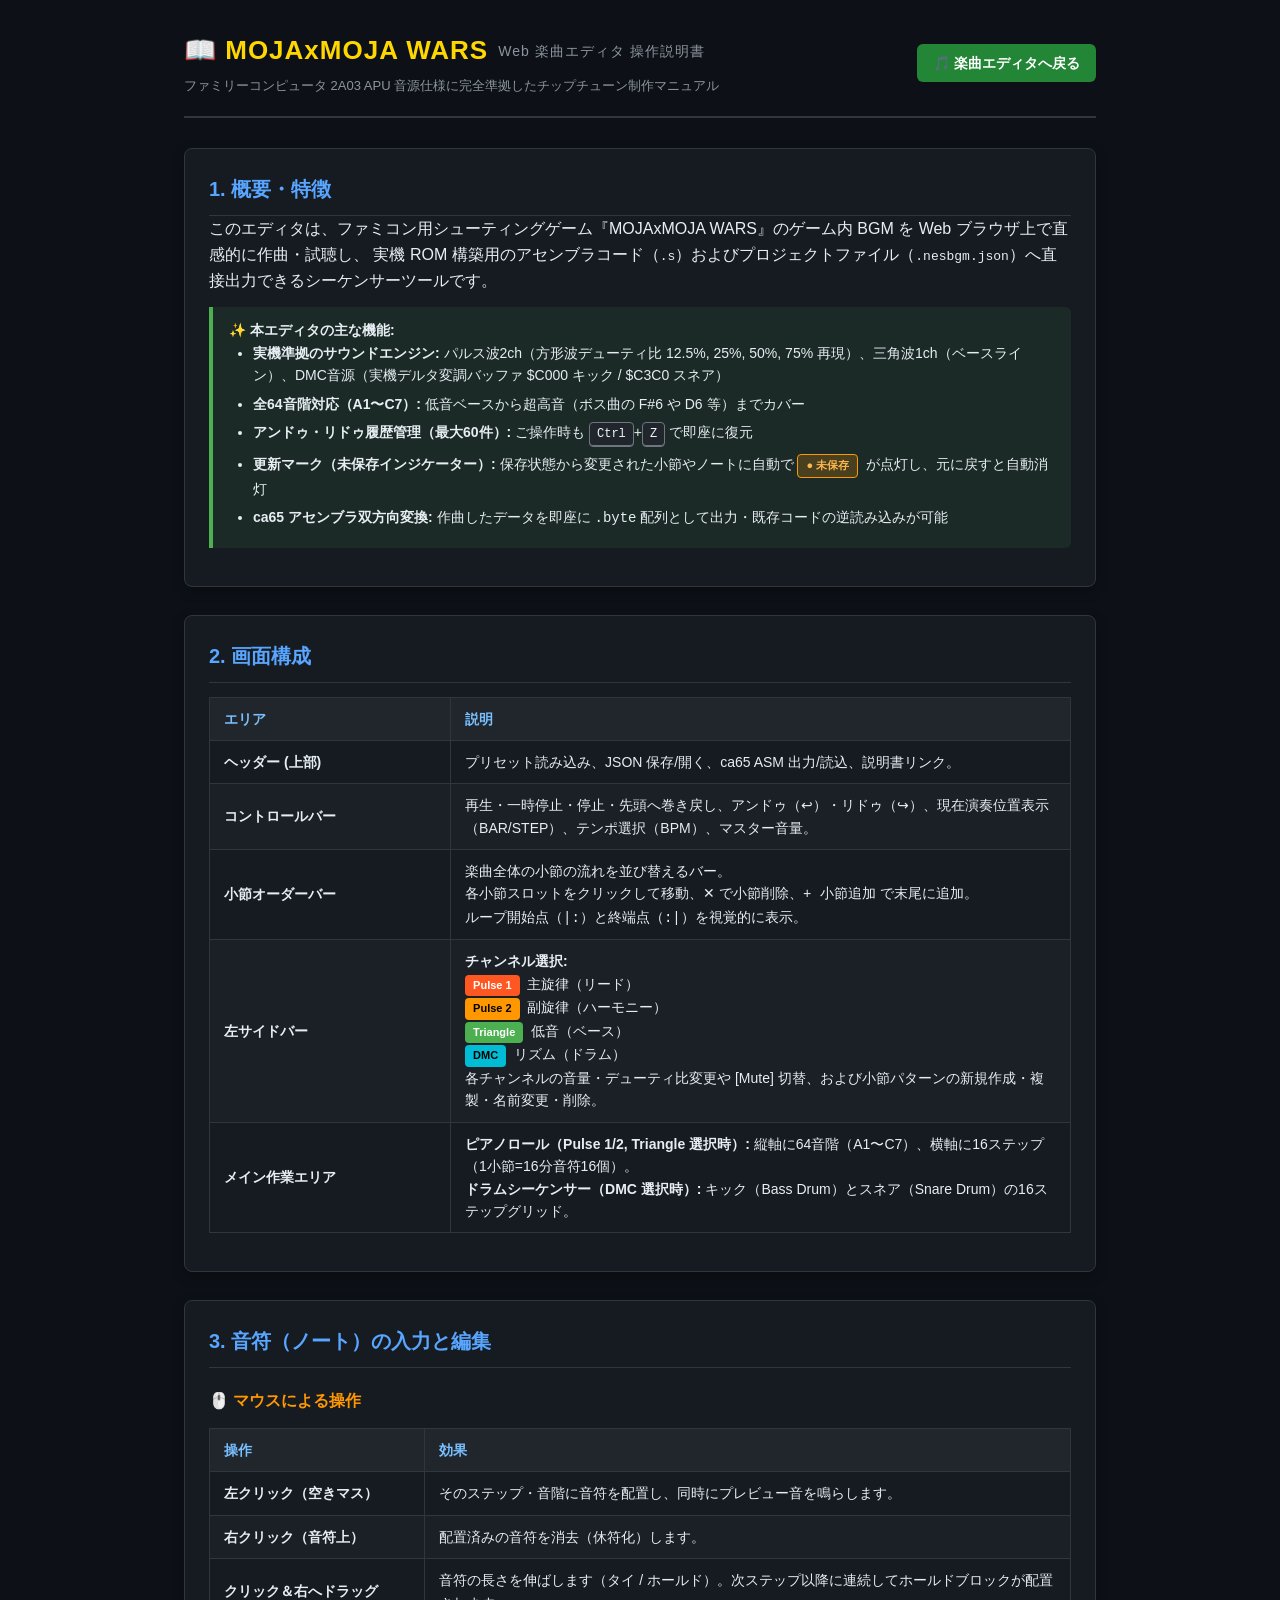
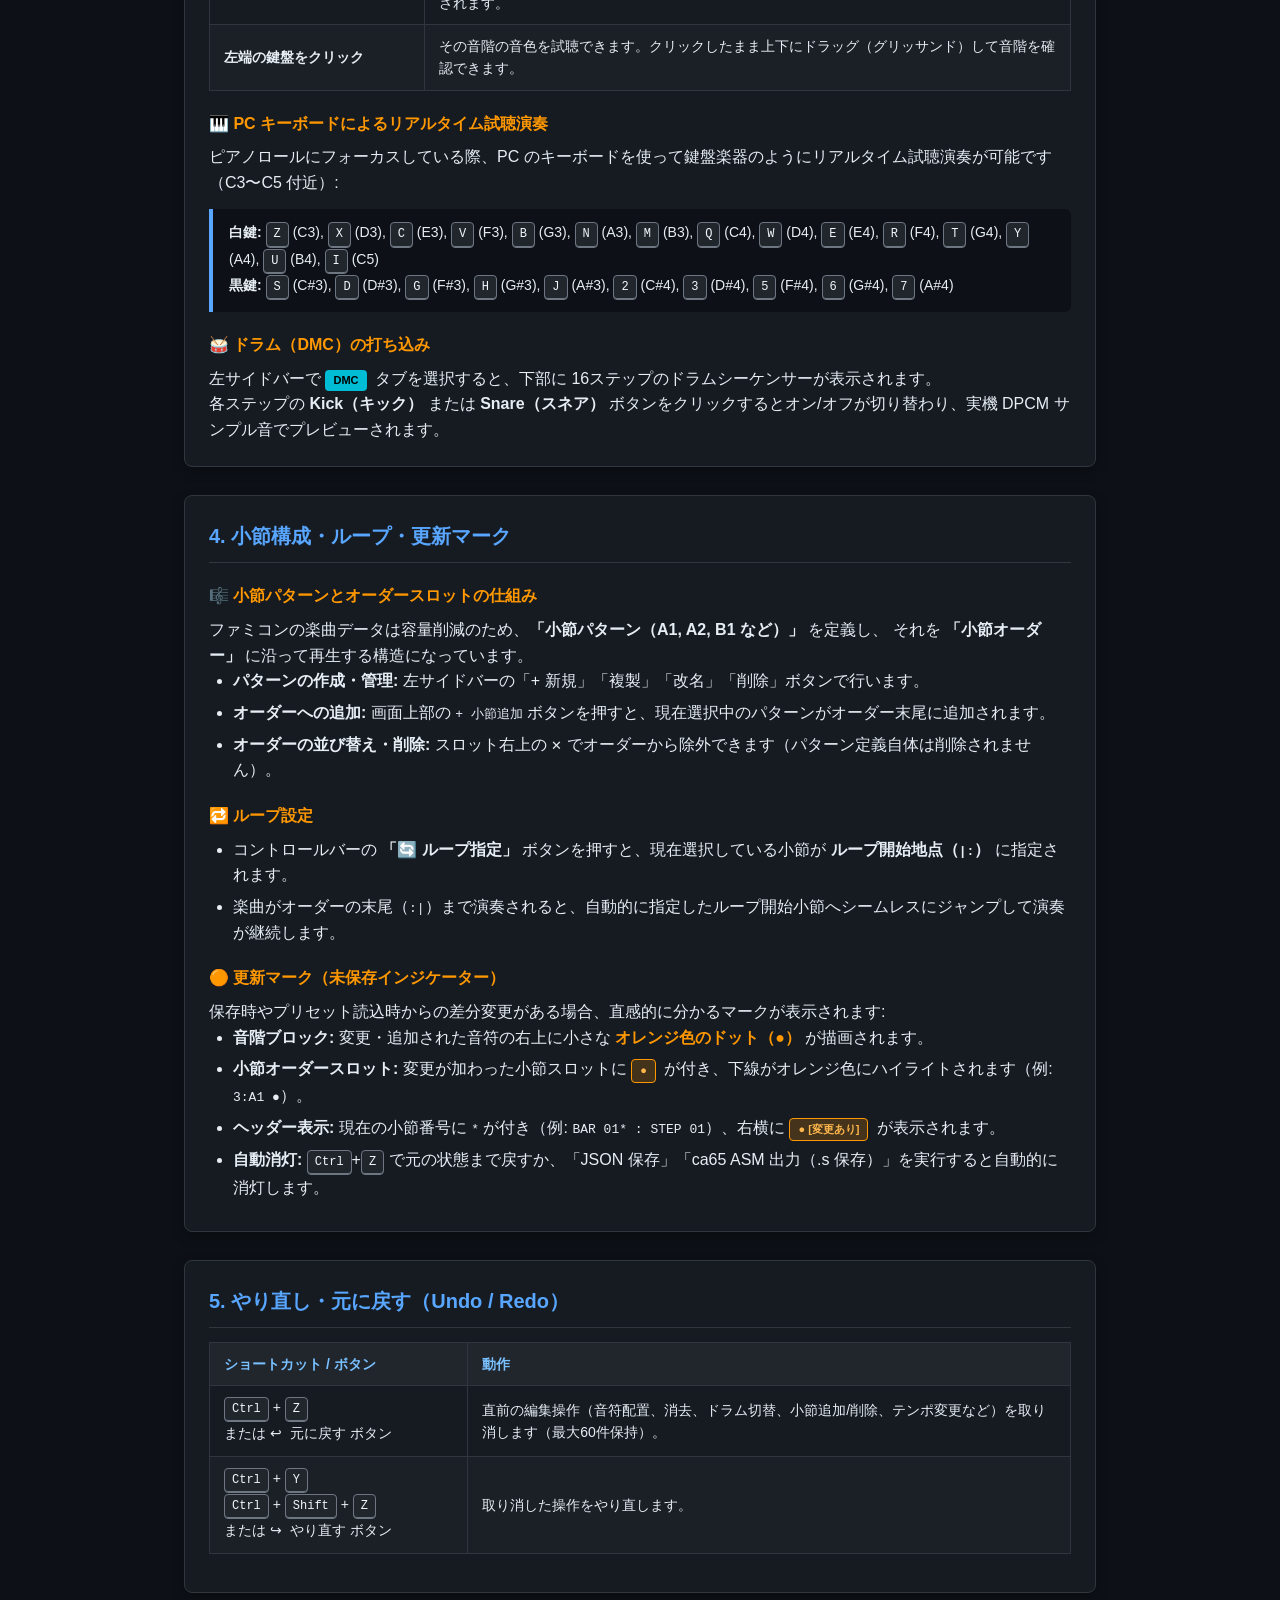
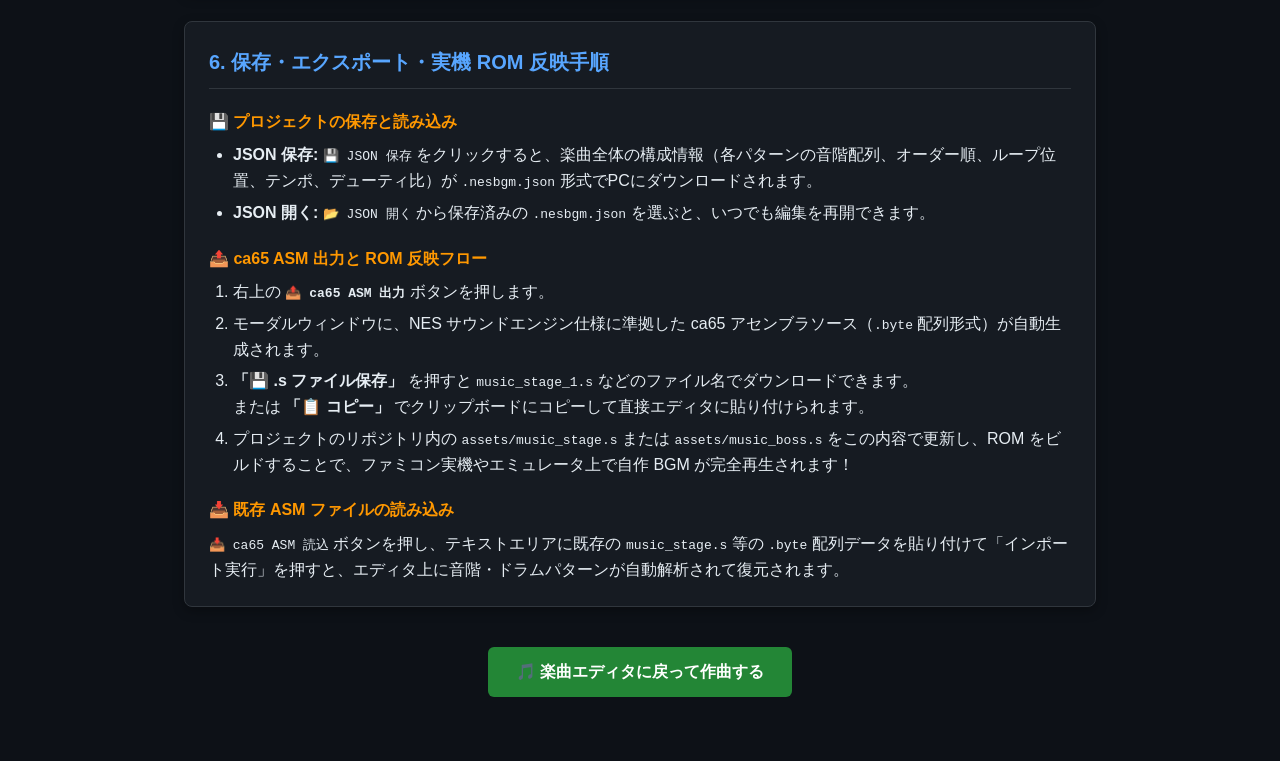
<file: docs/audio-editor/manual.html>
<!DOCTYPE html>
<html lang="ja">
<head>
<meta charset="UTF-8">
<meta name="viewport" content="width=device-width, initial-scale=1.0">
<title>MOJAxMOJA WARS - 2A03 Web 楽曲エディタ 操作説明書</title>
<link rel="stylesheet" href="style.css">
<style>
  body {
    overflow-y: auto !important;
    background: #0d1117;
    color: #e6edf3;
    font-family: -apple-system, BlinkMacSystemFont, "Segoe UI", Roboto, Helvetica, Arial, sans-serif;
    line-height: 1.6;
    margin: 0;
    padding: 0;
  }
  .manual-container {
    max-width: 960px;
    margin: 0 auto;
    padding: 30px 24px 80px 24px;
  }
  .manual-header {
    border-bottom: 2px solid #30363d;
    padding-bottom: 20px;
    margin-bottom: 30px;
    display: flex;
    justify-content: space-between;
    align-items: center;
    flex-wrap: wrap;
    gap: 16px;
  }
  .manual-header h1 {
    margin: 0;
    font-size: 26px;
    color: #ffd700;
    letter-spacing: 1px;
    display: flex;
    align-items: center;
    gap: 10px;
  }
  .manual-header h1 span {
    font-size: 14px;
    color: #8b949e;
    font-weight: normal;
  }
  .section-card {
    background: #161b22;
    border: 1px solid #30363d;
    border-radius: 8px;
    padding: 24px;
    margin-bottom: 28px;
    box-shadow: 0 4px 12px rgba(0,0,0,0.3);
  }
  .section-card h2 {
    margin-top: 0;
    color: #58a6ff;
    font-size: 20px;
    border-bottom: 1px solid #30363d;
    padding-bottom: 10px;
    display: flex;
    align-items: center;
    gap: 8px;
  }
  .section-card h3 {
    color: #ff9800;
    font-size: 16px;
    margin-top: 20px;
    margin-bottom: 8px;
  }
  table.manual-table {
    width: 100%;
    border-collapse: collapse;
    margin: 14px 0;
    font-size: 14px;
  }
  table.manual-table th, table.manual-table td {
    border: 1px solid #30363d;
    padding: 10px 14px;
    text-align: left;
  }
  table.manual-table th {
    background: #21262d;
    color: #79c0ff;
  }
  table.manual-table tr:nth-child(even) {
    background: rgba(255,255,255,0.02);
  }
  .kbd {
    display: inline-block;
    padding: 2px 7px;
    font-family: ui-monospace, SFMono-Regular, SF Mono, Menlo, Consolas, monospace;
    font-size: 12px;
    color: #f0f6fc;
    background-color: #21262d;
    border: 1px solid #6e7681;
    border-radius: 4px;
    box-shadow: inset 0 -1px 0 #6e7681;
  }
  .badge {
    display: inline-block;
    padding: 2px 8px;
    font-size: 11px;
    font-weight: bold;
    border-radius: 4px;
    margin-right: 4px;
  }
  .badge-p1 { background: #ff5722; color: #fff; }
  .badge-p2 { background: #ff9800; color: #000; }
  .badge-tri { background: #4caf50; color: #fff; }
  .badge-dmc { background: #00bcd4; color: #000; }
  .badge-dirty { background: rgba(255,152,0,0.2); color: #ffb74d; border: 1px solid #ff9800; }
  .note-box {
    background: #0d1117;
    border-left: 4px solid #58a6ff;
    padding: 12px 16px;
    margin: 14px 0;
    border-radius: 0 6px 6px 0;
    font-size: 14px;
  }
  .tip-box {
    background: rgba(76, 175, 80, 0.1);
    border-left: 4px solid #4caf50;
    padding: 12px 16px;
    margin: 14px 0;
    border-radius: 0 6px 6px 0;
    font-size: 14px;
  }
  .btn-nav {
    display: inline-flex;
    align-items: center;
    gap: 6px;
    background: #238636;
    color: #fff;
    padding: 8px 16px;
    border-radius: 6px;
    text-decoration: none;
    font-weight: bold;
    font-size: 14px;
    transition: background 0.2s;
  }
  .btn-nav:hover {
    background: #2ea043;
  }
  ul, ol {
    padding-left: 24px;
  }
  li {
    margin-bottom: 6px;
  }
</style>
</head>
<body>

<div class="manual-container">

  <div class="manual-header">
    <div>
      <h1>📖 MOJAxMOJA WARS <span>Web 楽曲エディタ 操作説明書</span></h1>
      <p style="margin: 4px 0 0 0; color: #8b949e; font-size: 13px;">
        ファミリーコンピュータ 2A03 APU 音源仕様に完全準拠したチップチューン制作マニュアル
      </p>
    </div>
    <a href="index.html" class="btn-nav">🎵 楽曲エディタへ戻る</a>
  </div>

  <!-- 1. はじめに -->
  <div class="section-card">
    <h2>1. 概要・特徴</h2>
    <p>
      このエディタは、ファミコン用シューティングゲーム『MOJAxMOJA WARS』のゲーム内 BGM を Web ブラウザ上で直感的に作曲・試聴し、
      実機 ROM 構築用のアセンブラコード（<code>.s</code>）およびプロジェクトファイル（<code>.nesbgm.json</code>）へ直接出力できるシーケンサーツールです。
    </p>
    <div class="tip-box">
      <strong>✨ 本エディタの主な機能:</strong>
      <ul>
        <li><strong>実機準拠のサウンドエンジン:</strong> パルス波2ch（方形波デューティ比 12.5%, 25%, 50%, 75% 再現）、三角波1ch（ベースライン）、DMC音源（実機デルタ変調バッファ $C000 キック / $C3C0 スネア）</li>
        <li><strong>全64音階対応（A1〜C7）:</strong> 低音ベースから超高音（ボス曲の F#6 や D6 等）までカバー</li>
        <li><strong>アンドゥ・リドゥ履歴管理（最大60件）:</strong> ご操作時も <span class="kbd">Ctrl</span>+<span class="kbd">Z</span> で即座に復元</li>
        <li><strong>更新マーク（未保存インジケーター）:</strong> 保存状態から変更された小節やノートに自動で <span class="badge badge-dirty">● 未保存</span> が点灯し、元に戻すと自動消灯</li>
        <li><strong>ca65 アセンブラ双方向変換:</strong> 作曲したデータを即座に <code>.byte</code> 配列として出力・既存コードの逆読み込みが可能</li>
      </ul>
    </div>
  </div>

  <!-- 2. 画面構成 -->
  <div class="section-card">
    <h2>2. 画面構成</h2>
    <table class="manual-table">
      <thead>
        <tr>
          <th style="width: 28%;">エリア</th>
          <th>説明</th>
        </tr>
      </thead>
      <tbody>
        <tr>
          <td><strong>ヘッダー (上部)</strong></td>
          <td>プリセット読み込み、JSON 保存/開く、ca65 ASM 出力/読込、説明書リンク。</td>
        </tr>
        <tr>
          <td><strong>コントロールバー</strong></td>
          <td>再生・一時停止・停止・先頭へ巻き戻し、アンドゥ（↩）・リドゥ（↪）、現在演奏位置表示（BAR/STEP）、テンポ選択（BPM）、マスター音量。</td>
        </tr>
        <tr>
          <td><strong>小節オーダーバー</strong></td>
          <td>楽曲全体の小節の流れを並び替えるバー。<br>各小節スロットをクリックして移動、<code>✕</code> で小節削除、<code>+ 小節追加</code> で末尾に追加。<br>ループ開始点（<code>|:</code>）と終端点（<code>:|</code>）を視覚的に表示。</td>
        </tr>
        <tr>
          <td><strong>左サイドバー</strong></td>
          <td>
            <strong>チャンネル選択:</strong><br>
            <span class="badge badge-p1">Pulse 1</span> 主旋律（リード）<br>
            <span class="badge badge-p2">Pulse 2</span> 副旋律（ハーモニー）<br>
            <span class="badge badge-tri">Triangle</span> 低音（ベース）<br>
            <span class="badge badge-dmc">DMC</span> リズム（ドラム）<br>
            各チャンネルの音量・デューティ比変更や [Mute] 切替、および小節パターンの新規作成・複製・名前変更・削除。
          </td>
        </tr>
        <tr>
          <td><strong>メイン作業エリア</strong></td>
          <td>
            <strong>ピアノロール（Pulse 1/2, Triangle 選択時）:</strong> 縦軸に64音階（A1〜C7）、横軸に16ステップ（1小節=16分音符16個）。<br>
            <strong>ドラムシーケンサー（DMC 選択時）:</strong> キック（Bass Drum）とスネア（Snare Drum）の16ステップグリッド。
          </td>
        </tr>
      </tbody>
    </table>
  </div>

  <!-- 3. ノートの入力と編集 -->
  <div class="section-card">
    <h2>3. 音符（ノート）の入力と編集</h2>

    <h3>🖱️ マウスによる操作</h3>
    <table class="manual-table">
      <thead>
        <tr>
          <th style="width: 25%;">操作</th>
          <th>効果</th>
        </tr>
      </thead>
      <tbody>
        <tr>
          <td><strong>左クリック（空きマス）</strong></td>
          <td>そのステップ・音階に音符を配置し、同時にプレビュー音を鳴らします。</td>
        </tr>
        <tr>
          <td><strong>右クリック（音符上）</strong></td>
          <td>配置済みの音符を消去（休符化）します。</td>
        </tr>
        <tr>
          <td><strong>クリック＆右へドラッグ</strong></td>
          <td>音符の長さを伸ばします（タイ / ホールド）。次ステップ以降に連続してホールドブロックが配置されます。</td>
        </tr>
        <tr>
          <td><strong>左端の鍵盤をクリック</strong></td>
          <td>その音階の音色を試聴できます。クリックしたまま上下にドラッグ（グリッサンド）して音階を確認できます。</td>
        </tr>
      </tbody>
    </table>

    <h3>🎹 PC キーボードによるリアルタイム試聴演奏</h3>
    <p>ピアノロールにフォーカスしている際、PC のキーボードを使って鍵盤楽器のようにリアルタイム試聴演奏が可能です（C3〜C5 付近）:</p>
    <div class="note-box">
      <strong>白鍵:</strong> <span class="kbd">Z</span> (C3), <span class="kbd">X</span> (D3), <span class="kbd">C</span> (E3), <span class="kbd">V</span> (F3), <span class="kbd">B</span> (G3), <span class="kbd">N</span> (A3), <span class="kbd">M</span> (B3), <span class="kbd">Q</span> (C4), <span class="kbd">W</span> (D4), <span class="kbd">E</span> (E4), <span class="kbd">R</span> (F4), <span class="kbd">T</span> (G4), <span class="kbd">Y</span> (A4), <span class="kbd">U</span> (B4), <span class="kbd">I</span> (C5)<br>
      <strong>黒鍵:</strong> <span class="kbd">S</span> (C#3), <span class="kbd">D</span> (D#3), <span class="kbd">G</span> (F#3), <span class="kbd">H</span> (G#3), <span class="kbd">J</span> (A#3), <span class="kbd">2</span> (C#4), <span class="kbd">3</span> (D#4), <span class="kbd">5</span> (F#4), <span class="kbd">6</span> (G#4), <span class="kbd">7</span> (A#4)
    </div>

    <h3>🥁 ドラム（DMC）の打ち込み</h3>
    <p>
      左サイドバーで <span class="badge badge-dmc">DMC</span> タブを選択すると、下部に 16ステップのドラムシーケンサーが表示されます。<br>
      各ステップの <strong>Kick（キック）</strong> または <strong>Snare（スネア）</strong> ボタンをクリックするとオン/オフが切り替わり、実機 DPCM サンプル音でプレビューされます。
    </p>
  </div>

  <!-- 4. 小節構成・ループ・更新マーク -->
  <div class="section-card">
    <h2>4. 小節構成・ループ・更新マーク</h2>

    <h3>🎼 小節パターンとオーダースロットの仕組み</h3>
    <p>
      ファミコンの楽曲データは容量削減のため、<strong>「小節パターン（A1, A2, B1 など）」</strong> を定義し、
      それを <strong>「小節オーダー」</strong> に沿って再生する構造になっています。
    </p>
    <ul>
      <li><strong>パターンの作成・管理:</strong> 左サイドバーの「+ 新規」「複製」「改名」「削除」ボタンで行います。</li>
      <li><strong>オーダーへの追加:</strong> 画面上部の <code>+ 小節追加</code> ボタンを押すと、現在選択中のパターンがオーダー末尾に追加されます。</li>
      <li><strong>オーダーの並び替え・削除:</strong> スロット右上の <code>✕</code> でオーダーから除外できます（パターン定義自体は削除されません）。</li>
    </ul>

    <h3>🔁 ループ設定</h3>
    <ul>
      <li>コントロールバーの <strong>「🔄 ループ指定」</strong> ボタンを押すと、現在選択している小節が <strong>ループ開始地点（<code>|:</code>）</strong> に指定されます。</li>
      <li>楽曲がオーダーの末尾（<code>:|</code>）まで演奏されると、自動的に指定したループ開始小節へシームレスにジャンプして演奏が継続します。</li>
    </ul>

    <h3>🟠 更新マーク（未保存インジケーター）</h3>
    <p>
      保存時やプリセット読込時からの差分変更がある場合、直感的に分かるマークが表示されます:
    </p>
    <ul>
      <li><strong>音階ブロック:</strong> 変更・追加された音符の右上に小さな <span style="color:#ff9800; font-weight:bold;">オレンジ色のドット（●）</span> が描画されます。</li>
      <li><strong>小節オーダースロット:</strong> 変更が加わった小節スロットに <span class="badge badge-dirty">●</span> が付き、下線がオレンジ色にハイライトされます（例: <code>3:A1 ●</code>）。</li>
      <li><strong>ヘッダー表示:</strong> 現在の小節番号に <code>*</code> が付き（例: <code>BAR 01* : STEP 01</code>）、右横に <span class="badge badge-dirty">● [変更あり]</span> が表示されます。</li>
      <li><strong>自動消灯:</strong> <span class="kbd">Ctrl</span>+<span class="kbd">Z</span> で元の状態まで戻すか、「JSON 保存」「ca65 ASM 出力（.s 保存）」を実行すると自動的に消灯します。</li>
    </ul>
  </div>

  <!-- 5. やり直し (Undo / Redo) -->
  <div class="section-card">
    <h2>5. やり直し・元に戻す（Undo / Redo）</h2>
    <table class="manual-table">
      <thead>
        <tr>
          <th style="width: 30%;">ショートカット / ボタン</th>
          <th>動作</th>
        </tr>
      </thead>
      <tbody>
        <tr>
          <td><span class="kbd">Ctrl</span> + <span class="kbd">Z</span><br>または <code>↩ 元に戻す</code> ボタン</td>
          <td>直前の編集操作（音符配置、消去、ドラム切替、小節追加/削除、テンポ変更など）を取り消します（最大60件保持）。</td>
        </tr>
        <tr>
          <td><span class="kbd">Ctrl</span> + <span class="kbd">Y</span><br><span class="kbd">Ctrl</span> + <span class="kbd">Shift</span> + <span class="kbd">Z</span><br>または <code>↪ やり直す</code> ボタン</td>
          <td>取り消した操作をやり直します。</td>
        </tr>
      </tbody>
    </table>
  </div>

  <!-- 6. 保存・エクスポート・ROM連携 -->
  <div class="section-card">
    <h2>6. 保存・エクスポート・実機 ROM 反映手順</h2>

    <h3>💾 プロジェクトの保存と読み込み</h3>
    <ul>
      <li><strong>JSON 保存:</strong> <code>💾 JSON 保存</code> をクリックすると、楽曲全体の構成情報（各パターンの音階配列、オーダー順、ループ位置、テンポ、デューティ比）が <code>.nesbgm.json</code> 形式でPCにダウンロードされます。</li>
      <li><strong>JSON 開く:</strong> <code>📂 JSON 開く</code> から保存済みの <code>.nesbgm.json</code> を選ぶと、いつでも編集を再開できます。</li>
    </ul>

    <h3>📤 ca65 ASM 出力と ROM 反映フロー</h3>
    <ol>
      <li>右上の <strong><code>📤 ca65 ASM 出力</code></strong> ボタンを押します。</li>
      <li>モーダルウィンドウに、NES サウンドエンジン仕様に準拠した ca65 アセンブラソース（<code>.byte</code> 配列形式）が自動生成されます。</li>
      <li><strong>「💾 .s ファイル保存」</strong> を押すと <code>music_stage_1.s</code> などのファイル名でダウンロードできます。<br>
          または <strong>「📋 コピー」</strong> でクリップボードにコピーして直接エディタに貼り付けられます。</li>
      <li>プロジェクトのリポジトリ内の <code>assets/music_stage.s</code> または <code>assets/music_boss.s</code> をこの内容で更新し、ROM をビルドすることで、ファミコン実機やエミュレータ上で自作 BGM が完全再生されます！</li>
    </ol>

    <h3>📥 既存 ASM ファイルの読み込み</h3>
    <p>
      <code>📥 ca65 ASM 読込</code> ボタンを押し、テキストエリアに既存の <code>music_stage.s</code> 等の <code>.byte</code> 配列データを貼り付けて「インポート実行」を押すと、エディタ上に音階・ドラムパターンが自動解析されて復元されます。
    </p>
  </div>

  <!-- フッター戻るボタン -->
  <div style="text-align: center; margin-top: 40px;">
    <a href="index.html" class="btn-nav" style="font-size: 16px; padding: 12px 28px;">🎵 楽曲エディタに戻って作曲する</a>
  </div>

</div>

</body>
</html>
</file>
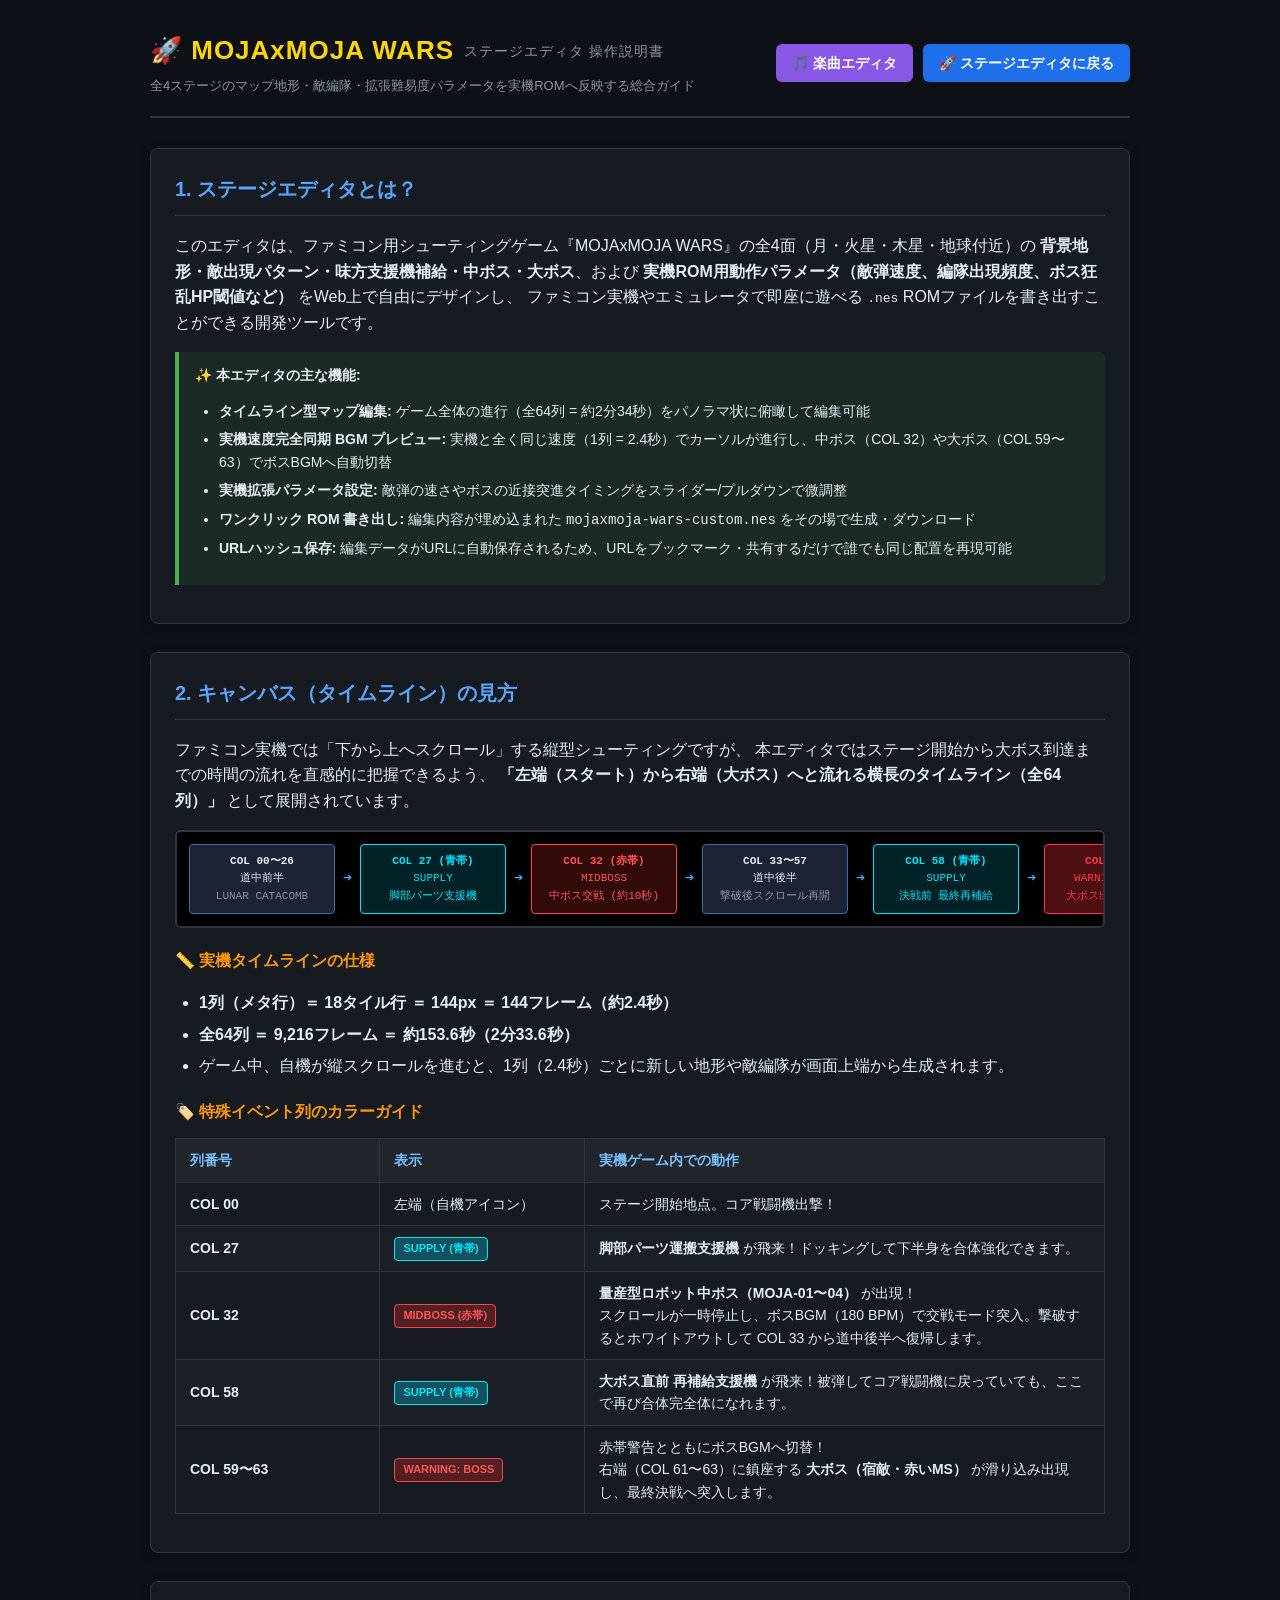
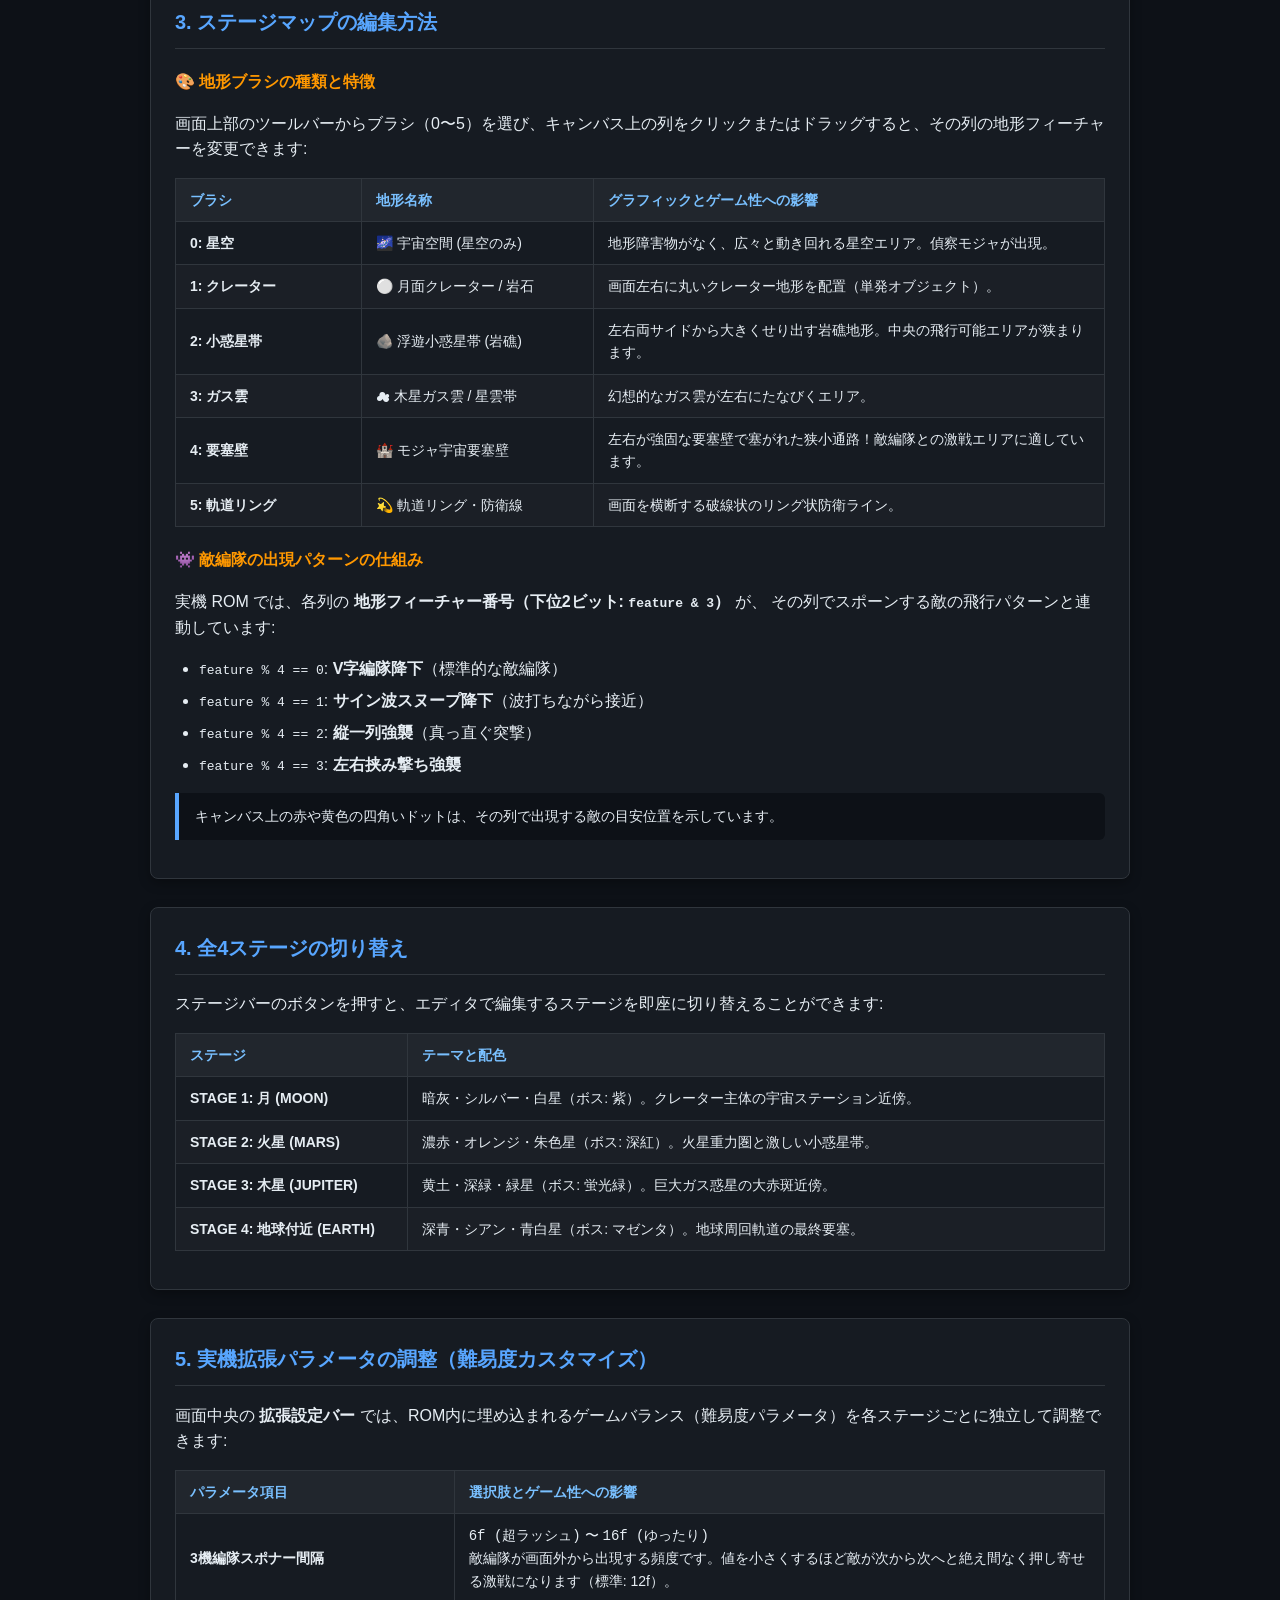
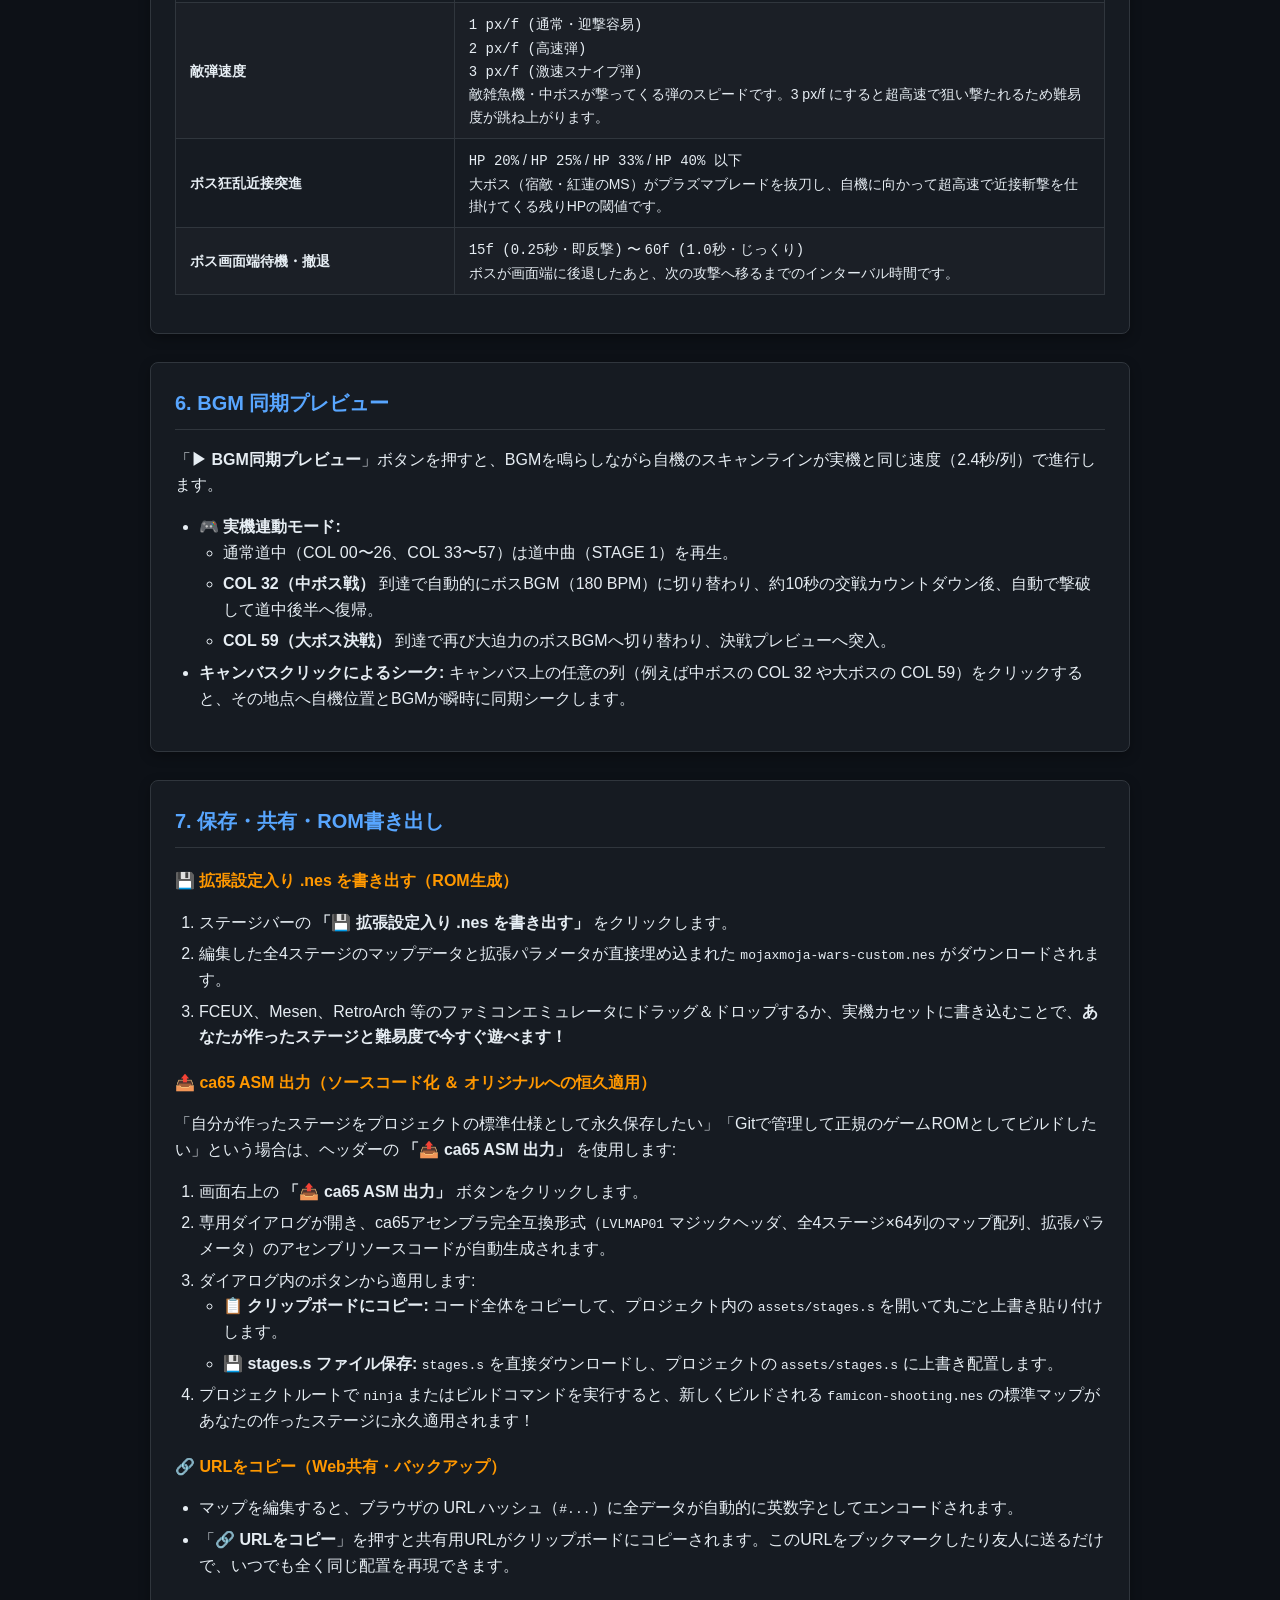
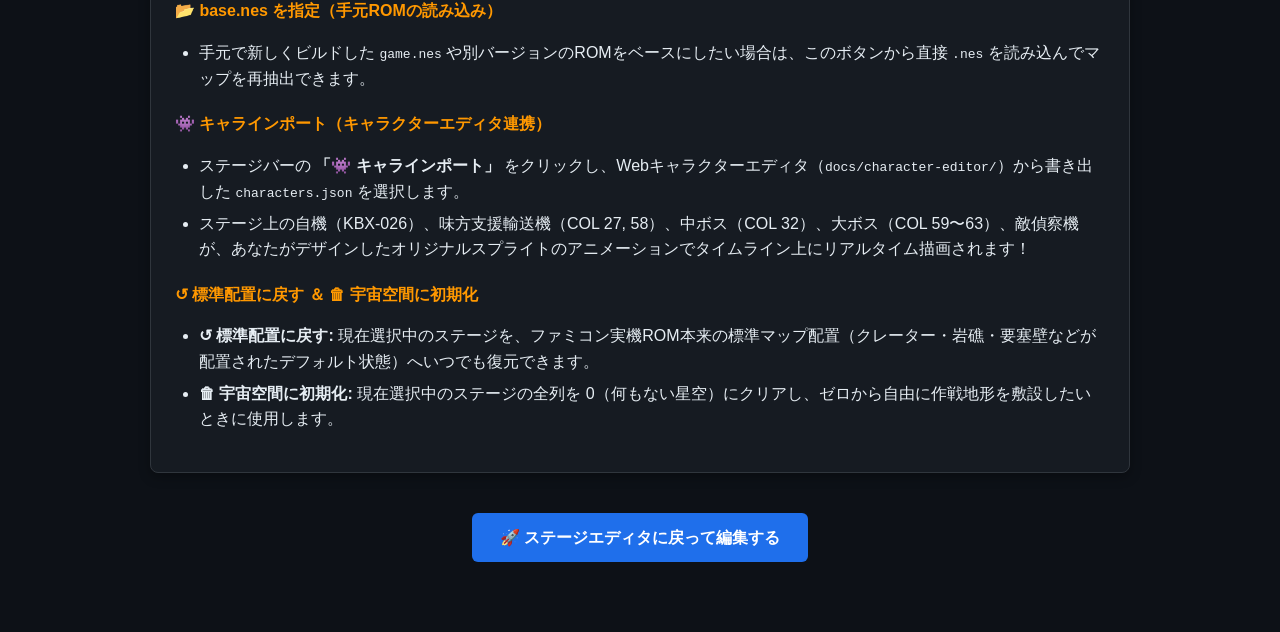
<file: docs/editor/manual.html>
<!DOCTYPE html>
<html lang="ja">
<head>
<meta charset="UTF-8">
<meta name="viewport" content="width=device-width, initial-scale=1.0">
<title>MOJAxMOJA WARS - ステージエディタ 操作説明書</title>
<style>
  body {
    background: #0d1117;
    color: #e6edf3;
    font-family: -apple-system, BlinkMacSystemFont, "Segoe UI", Roboto, Helvetica, Arial, sans-serif;
    line-height: 1.6;
    margin: 0;
    padding: 0;
  }
  .manual-container {
    max-width: 980px;
    margin: 0 auto;
    padding: 30px 24px 80px 24px;
  }
  .manual-header {
    border-bottom: 2px solid #30363d;
    padding-bottom: 20px;
    margin-bottom: 30px;
    display: flex;
    justify-content: space-between;
    align-items: center;
    flex-wrap: wrap;
    gap: 16px;
  }
  .manual-header h1 {
    margin: 0;
    font-size: 26px;
    color: #ffd700;
    letter-spacing: 1px;
    display: flex;
    align-items: center;
    gap: 10px;
  }
  .manual-header h1 span {
    font-size: 14px;
    color: #8b949e;
    font-weight: normal;
  }
  .section-card {
    background: #161b22;
    border: 1px solid #30363d;
    border-radius: 8px;
    padding: 24px;
    margin-bottom: 28px;
    box-shadow: 0 4px 12px rgba(0,0,0,0.3);
  }
  .section-card h2 {
    margin-top: 0;
    color: #58a6ff;
    font-size: 20px;
    border-bottom: 1px solid #30363d;
    padding-bottom: 10px;
    display: flex;
    align-items: center;
    gap: 8px;
  }
  .section-card h3 {
    color: #ff9800;
    font-size: 16px;
    margin-top: 20px;
    margin-bottom: 8px;
  }
  table.manual-table {
    width: 100%;
    border-collapse: collapse;
    margin: 14px 0;
    font-size: 14px;
  }
  table.manual-table th, table.manual-table td {
    border: 1px solid #30363d;
    padding: 10px 14px;
    text-align: left;
  }
  table.manual-table th {
    background: #21262d;
    color: #79c0ff;
  }
  table.manual-table tr:nth-child(even) {
    background: rgba(255,255,255,0.02);
  }
  .kbd {
    display: inline-block;
    padding: 2px 7px;
    font-family: ui-monospace, SFMono-Regular, SF Mono, Menlo, Consolas, monospace;
    font-size: 12px;
    color: #f0f6fc;
    background-color: #21262d;
    border: 1px solid #6e7681;
    border-radius: 4px;
    box-shadow: inset 0 -1px 0 #6e7681;
  }
  .badge {
    display: inline-block;
    padding: 2px 8px;
    font-size: 11px;
    font-weight: bold;
    border-radius: 4px;
    margin-right: 4px;
  }
  .badge-blue { background: rgba(0, 229, 255, 0.25); color: #00e5ff; border: 1px solid #00e5ff; }
  .badge-red { background: rgba(255, 50, 50, 0.25); color: #ff5555; border: 1px solid #ff4444; }
  .badge-gold { background: rgba(255, 215, 0, 0.25); color: #ffd700; border: 1px solid #ffd700; }
  .note-box {
    background: #0d1117;
    border-left: 4px solid #58a6ff;
    padding: 12px 16px;
    margin: 14px 0;
    border-radius: 0 6px 6px 0;
    font-size: 14px;
  }
  .tip-box {
    background: rgba(76, 175, 80, 0.1);
    border-left: 4px solid #4caf50;
    padding: 12px 16px;
    margin: 14px 0;
    border-radius: 0 6px 6px 0;
    font-size: 14px;
  }
  .btn-nav {
    display: inline-flex;
    align-items: center;
    gap: 6px;
    background: #1f6feb;
    color: #fff;
    padding: 8px 16px;
    border-radius: 6px;
    text-decoration: none;
    font-weight: bold;
    font-size: 14px;
    transition: background 0.2s;
  }
  .btn-nav:hover {
    background: #388bfd;
  }
  ul, ol {
    padding-left: 24px;
  }
  li {
    margin-bottom: 6px;
  }
  .visual-timeline {
    display: flex;
    background: #000;
    border: 2px solid #30363d;
    border-radius: 6px;
    padding: 12px;
    margin: 16px 0;
    overflow-x: auto;
    font-family: ui-monospace, monospace;
    font-size: 11px;
    gap: 8px;
    align-items: center;
  }
  .timeline-block {
    padding: 8px 12px;
    border-radius: 4px;
    text-align: center;
    min-width: 120px;
  }
</style>
</head>
<body>

<div class="manual-container">

  <div class="manual-header">
    <div>
      <h1>🚀 MOJAxMOJA WARS <span>ステージエディタ 操作説明書</span></h1>
      <p style="margin: 4px 0 0 0; color: #8b949e; font-size: 13px;">
        全4ステージのマップ地形・敵編隊・拡張難易度パラメータを実機ROMへ反映する総合ガイド
      </p>
    </div>
    <div style="display:flex; gap:10px;">
      <a href="../audio-editor/index.html" target="_blank" class="btn-nav" style="background:#8957e5;">🎵 楽曲エディタ</a>
      <a href="index.html" class="btn-nav">🚀 ステージエディタに戻る</a>
    </div>
  </div>

  <!-- 1. 概要 -->
  <div class="section-card">
    <h2>1. ステージエディタとは？</h2>
    <p>
      このエディタは、ファミコン用シューティングゲーム『MOJAxMOJA WARS』の全4面（月・火星・木星・地球付近）の
      <strong>背景地形・敵出現パターン・味方支援機補給・中ボス・大ボス</strong>、および
      <strong>実機ROM用動作パラメータ（敵弾速度、編隊出現頻度、ボス狂乱HP閾値など）</strong> をWeb上で自由にデザインし、
      ファミコン実機やエミュレータで即座に遊べる <code>.nes</code> ROMファイルを書き出すことができる開発ツールです。
    </p>
    <div class="tip-box">
      <strong>✨ 本エディタの主な機能:</strong>
      <ul>
        <li><strong>タイムライン型マップ編集:</strong> ゲーム全体の進行（全64列 = 約2分34秒）をパノラマ状に俯瞰して編集可能</li>
        <li><strong>実機速度完全同期 BGM プレビュー:</strong> 実機と全く同じ速度（1列 = 2.4秒）でカーソルが進行し、中ボス（COL 32）や大ボス（COL 59〜63）でボスBGMへ自動切替</li>
        <li><strong>実機拡張パラメータ設定:</strong> 敵弾の速さやボスの近接突進タイミングをスライダー/プルダウンで微調整</li>
        <li><strong>ワンクリック ROM 書き出し:</strong> 編集内容が埋め込まれた <code>mojaxmoja-wars-custom.nes</code> をその場で生成・ダウンロード</li>
        <li><strong>URLハッシュ保存:</strong> 編集データがURLに自動保存されるため、URLをブックマーク・共有するだけで誰でも同じ配置を再現可能</li>
      </ul>
    </div>
  </div>

  <!-- 2. 画面とタイムラインの見方 -->
  <div class="section-card">
    <h2>2. キャンバス（タイムライン）の見方</h2>
    <p>
      ファミコン実機では「下から上へスクロール」する縦型シューティングですが、
      本エディタではステージ開始から大ボス到達までの時間の流れを直感的に把握できるよう、
      <strong>「左端（スタート）から右端（大ボス）へと流れる横長のタイムライン（全64列）」</strong> として展開されています。
    </p>

    <div class="visual-timeline">
      <div class="timeline-block" style="background:#1c2433; border:1px solid #3a6ea5;">
        <strong>COL 00〜26</strong><br>
        道中前半<br>
        <span style="color:#8b949e;">LUNAR CATACOMB</span>
      </div>
      <div style="color:#58a6ff;">➔</div>
      <div class="timeline-block" style="background:rgba(0,229,255,0.15); border:1px solid #00e5ff; color:#00e5ff;">
        <strong>COL 27 (青帯)</strong><br>
        SUPPLY<br>
        <span>脚部パーツ支援機</span>
      </div>
      <div style="color:#58a6ff;">➔</div>
      <div class="timeline-block" style="background:rgba(255,50,50,0.2); border:1px solid #ff4444; color:#ff5555;">
        <strong>COL 32 (赤帯)</strong><br>
        MIDBOSS<br>
        <span>中ボス交戦 (約10秒)</span>
      </div>
      <div style="color:#58a6ff;">➔</div>
      <div class="timeline-block" style="background:#1c2433; border:1px solid #3a6ea5;">
        <strong>COL 33〜57</strong><br>
        道中後半<br>
        <span style="color:#8b949e;">撃破後スクロール再開</span>
      </div>
      <div style="color:#58a6ff;">➔</div>
      <div class="timeline-block" style="background:rgba(0,229,255,0.15); border:1px solid #00e5ff; color:#00e5ff;">
        <strong>COL 58 (青帯)</strong><br>
        SUPPLY<br>
        <span>決戦前 最終再補給</span>
      </div>
      <div style="color:#58a6ff;">➔</div>
      <div class="timeline-block" style="background:rgba(255,50,50,0.3); border:1px solid #ff3355; color:#ff3355;">
        <strong>COL 59〜63</strong><br>
        WARNING: BOSS<br>
        <span>大ボス出現 ＆ 決戦</span>
      </div>
    </div>

    <h3>📏 実機タイムラインの仕様</h3>
    <ul>
      <li><strong>1列（メタ行）＝ 18タイル行 ＝ 144px ＝ 144フレーム（約2.4秒）</strong></li>
      <li><strong>全64列 ＝ 9,216フレーム ＝ 約153.6秒（2分33.6秒）</strong></li>
      <li>ゲーム中、自機が縦スクロールを進むと、1列（2.4秒）ごとに新しい地形や敵編隊が画面上端から生成されます。</li>
    </ul>

    <h3>🏷️ 特殊イベント列のカラーガイド</h3>
    <table class="manual-table">
      <thead>
        <tr>
          <th style="width: 22%;">列番号</th>
          <th style="width: 22%;">表示</th>
          <th>実機ゲーム内での動作</th>
        </tr>
      </thead>
      <tbody>
        <tr>
          <td><strong>COL 00</strong></td>
          <td>左端（自機アイコン）</td>
          <td>ステージ開始地点。コア戦闘機出撃！</td>
        </tr>
        <tr>
          <td><strong>COL 27</strong></td>
          <td><span class="badge badge-blue">SUPPLY (青帯)</span></td>
          <td><strong>脚部パーツ運搬支援機</strong> が飛来！ドッキングして下半身を合体強化できます。</td>
        </tr>
        <tr>
          <td><strong>COL 32</strong></td>
          <td><span class="badge badge-red">MIDBOSS (赤帯)</span></td>
          <td>
            <strong>量産型ロボット中ボス（MOJA-01〜04）</strong> が出現！<br>
            スクロールが一時停止し、ボスBGM（180 BPM）で交戦モード突入。撃破するとホワイトアウトして COL 33 から道中後半へ復帰します。
          </td>
        </tr>
        <tr>
          <td><strong>COL 58</strong></td>
          <td><span class="badge badge-blue">SUPPLY (青帯)</span></td>
          <td><strong>大ボス直前 再補給支援機</strong> が飛来！被弾してコア戦闘機に戻っていても、ここで再び合体完全体になれます。</td>
        </tr>
        <tr>
          <td><strong>COL 59〜63</strong></td>
          <td><span class="badge badge-red">WARNING: BOSS</span></td>
          <td>
            赤帯警告とともにボスBGMへ切替！<br>
            右端（COL 61〜63）に鎮座する <strong>大ボス（宿敵・赤いMS）</strong> が滑り込み出現し、最終決戦へ突入します。
          </td>
        </tr>
      </tbody>
    </table>
  </div>

  <!-- 3. マップ編集の手順 -->
  <div class="section-card">
    <h2>3. ステージマップの編集方法</h2>

    <h3>🎨 地形ブラシの種類と特徴</h3>
    <p>画面上部のツールバーからブラシ（0〜5）を選び、キャンバス上の列をクリックまたはドラッグすると、その列の地形フィーチャーを変更できます:</p>
    <table class="manual-table">
      <thead>
        <tr>
          <th style="width: 20%;">ブラシ</th>
          <th style="width: 25%;">地形名称</th>
          <th>グラフィックとゲーム性への影響</th>
        </tr>
      </thead>
      <tbody>
        <tr>
          <td><strong>0: 星空</strong></td>
          <td>🌌 宇宙空間 (星空のみ)</td>
          <td>地形障害物がなく、広々と動き回れる星空エリア。偵察モジャが出現。</td>
        </tr>
        <tr>
          <td><strong>1: クレーター</strong></td>
          <td>⚪ 月面クレーター / 岩石</td>
          <td>画面左右に丸いクレーター地形を配置（単発オブジェクト）。</td>
        </tr>
        <tr>
          <td><strong>2: 小惑星帯</strong></td>
          <td>🪨 浮遊小惑星帯 (岩礁)</td>
          <td>左右両サイドから大きくせり出す岩礁地形。中央の飛行可能エリアが狭まります。</td>
        </tr>
        <tr>
          <td><strong>3: ガス雲</strong></td>
          <td>☁ 木星ガス雲 / 星雲帯</td>
          <td>幻想的なガス雲が左右にたなびくエリア。</td>
        </tr>
        <tr>
          <td><strong>4: 要塞壁</strong></td>
          <td>🏰 モジャ宇宙要塞壁</td>
          <td>左右が強固な要塞壁で塞がれた狭小通路！敵編隊との激戦エリアに適しています。</td>
        </tr>
        <tr>
          <td><strong>5: 軌道リング</strong></td>
          <td>💫 軌道リング・防衛線</td>
          <td>画面を横断する破線状のリング状防衛ライン。</td>
        </tr>
      </tbody>
    </table>

    <h3>👾 敵編隊の出現パターンの仕組み</h3>
    <p>
      実機 ROM では、各列の <strong>地形フィーチャー番号（下位2ビット: <code>feature & 3</code>）</strong> が、
      その列でスポーンする敵の飛行パターンと連動しています:
    </p>
    <ul>
      <li><code>feature % 4 == 0</code>: <strong>V字編隊降下</strong>（標準的な敵編隊）</li>
      <li><code>feature % 4 == 1</code>: <strong>サイン波スヌープ降下</strong>（波打ちながら接近）</li>
      <li><code>feature % 4 == 2</code>: <strong>縦一列強襲</strong>（真っ直ぐ突撃）</li>
      <li><code>feature % 4 == 3</code>: <strong>左右挟み撃ち強襲</strong></li>
    </ul>
    <div class="note-box">
      キャンバス上の赤や黄色の四角いドットは、その列で出現する敵の目安位置を示しています。
    </div>
  </div>

  <!-- 4. 全4ステージの切り替え -->
  <div class="section-card">
    <h2>4. 全4ステージの切り替え</h2>
    <p>ステージバーのボタンを押すと、エディタで編集するステージを即座に切り替えることができます:</p>
    <table class="manual-table">
      <thead>
        <tr>
          <th style="width: 25%;">ステージ</th>
          <th>テーマと配色</th>
        </tr>
      </thead>
      <tbody>
        <tr>
          <td><strong>STAGE 1: 月 (MOON)</strong></td>
          <td>暗灰・シルバー・白星（ボス: 紫）。クレーター主体の宇宙ステーション近傍。</td>
        </tr>
        <tr>
          <td><strong>STAGE 2: 火星 (MARS)</strong></td>
          <td>濃赤・オレンジ・朱色星（ボス: 深紅）。火星重力圏と激しい小惑星帯。</td>
        </tr>
        <tr>
          <td><strong>STAGE 3: 木星 (JUPITER)</strong></td>
          <td>黄土・深緑・緑星（ボス: 蛍光緑）。巨大ガス惑星の大赤斑近傍。</td>
        </tr>
        <tr>
          <td><strong>STAGE 4: 地球付近 (EARTH)</strong></td>
          <td>深青・シアン・青白星（ボス: マゼンタ）。地球周回軌道の最終要塞。</td>
        </tr>
      </tbody>
    </table>
  </div>

  <!-- 5. 実機拡張パラメータ -->
  <div class="section-card">
    <h2>5. 実機拡張パラメータの調整（難易度カスタマイズ）</h2>
    <p>
      画面中央の <strong>拡張設定バー</strong> では、ROM内に埋め込まれるゲームバランス（難易度パラメータ）を各ステージごとに独立して調整できます:
    </p>
    <table class="manual-table">
      <thead>
        <tr>
          <th style="width: 30%;">パラメータ項目</th>
          <th>選択肢とゲーム性への影響</th>
        </tr>
      </thead>
      <tbody>
        <tr>
          <td><strong>3機編隊スポナー間隔</strong></td>
          <td>
            <code>6f (超ラッシュ)</code> 〜 <code>16f (ゆったり)</code><br>
            敵編隊が画面外から出現する頻度です。値を小さくするほど敵が次から次へと絶え間なく押し寄せる激戦になります（標準: 12f）。
          </td>
        </tr>
        <tr>
          <td><strong>敵弾速度</strong></td>
          <td>
            <code>1 px/f (通常・迎撃容易)</code><br>
            <code>2 px/f (高速弾)</code><br>
            <code>3 px/f (激速スナイプ弾)</code><br>
            敵雑魚機・中ボスが撃ってくる弾のスピードです。3 px/f にすると超高速で狙い撃たれるため難易度が跳ね上がります。
          </td>
        </tr>
        <tr>
          <td><strong>ボス狂乱近接突進</strong></td>
          <td>
            <code>HP 20%</code> / <code>HP 25%</code> / <code>HP 33%</code> / <code>HP 40% 以下</code><br>
            大ボス（宿敵・紅蓮のMS）がプラズマブレードを抜刀し、自機に向かって超高速で近接斬撃を仕掛けてくる残りHPの閾値です。
          </td>
        </tr>
        <tr>
          <td><strong>ボス画面端待機・撤退</strong></td>
          <td>
            <code>15f (0.25秒・即反撃)</code> 〜 <code>60f (1.0秒・じっくり)</code><br>
            ボスが画面端に後退したあと、次の攻撃へ移るまでのインターバル時間です。
          </td>
        </tr>
      </tbody>
    </table>
  </div>

  <!-- 6. BGM 同期プレビュー -->
  <div class="section-card">
    <h2>6. BGM 同期プレビュー</h2>
    <p>
      「<strong>▶ BGM同期プレビュー</strong>」ボタンを押すと、BGMを鳴らしながら自機のスキャンラインが実機と同じ速度（2.4秒/列）で進行します。
    </p>
    <ul>
      <li><strong>🎮 実機連動モード:</strong>
        <ul>
          <li>通常道中（COL 00〜26、COL 33〜57）は道中曲（STAGE 1）を再生。</li>
          <li><strong>COL 32（中ボス戦）</strong> 到達で自動的にボスBGM（180 BPM）に切り替わり、約10秒の交戦カウントダウン後、自動で撃破して道中後半へ復帰。</li>
          <li><strong>COL 59（大ボス決戦）</strong> 到達で再び大迫力のボスBGMへ切り替わり、決戦プレビューへ突入。</li>
        </ul>
      </li>
      <li><strong>キャンバスクリックによるシーク:</strong>
        キャンバス上の任意の列（例えば中ボスの COL 32 や大ボスの COL 59）をクリックすると、その地点へ自機位置とBGMが瞬時に同期シークします。
      </li>
    </ul>
  </div>

  <!-- 7. 保存・共有・ROM書き出し -->
  <div class="section-card">
    <h2>7. 保存・共有・ROM書き出し</h2>

    <h3>💾 拡張設定入り .nes を書き出す（ROM生成）</h3>
    <ol>
      <li>ステージバーの <strong>「💾 拡張設定入り .nes を書き出す」</strong> をクリックします。</li>
      <li>編集した全4ステージのマップデータと拡張パラメータが直接埋め込まれた <code>mojaxmoja-wars-custom.nes</code> がダウンロードされます。</li>
      <li>FCEUX、Mesen、RetroArch 等のファミコンエミュレータにドラッグ＆ドロップするか、実機カセットに書き込むことで、<strong>あなたが作ったステージと難易度で今すぐ遊べます！</strong></li>
    </ol>

    <h3>📤 ca65 ASM 出力（ソースコード化 ＆ オリジナルへの恒久適用）</h3>
    <p>
      「自分が作ったステージをプロジェクトの標準仕様として永久保存したい」「Gitで管理して正規のゲームROMとしてビルドしたい」という場合は、ヘッダーの <strong>「📤 ca65 ASM 出力」</strong> を使用します:
    </p>
    <ol>
      <li>画面右上の <strong>「📤 ca65 ASM 出力」</strong> ボタンをクリックします。</li>
      <li>専用ダイアログが開き、ca65アセンブラ完全互換形式（<code>LVLMAP01</code> マジックヘッダ、全4ステージ×64列のマップ配列、拡張パラメータ）のアセンブリソースコードが自動生成されます。</li>
      <li>ダイアログ内のボタンから適用します:
        <ul>
          <li><strong>📋 クリップボードにコピー:</strong> コード全体をコピーして、プロジェクト内の <code>assets/stages.s</code> を開いて丸ごと上書き貼り付けします。</li>
          <li><strong>💾 stages.s ファイル保存:</strong> <code>stages.s</code> を直接ダウンロードし、プロジェクトの <code>assets/stages.s</code> に上書き配置します。</li>
        </ul>
      </li>
      <li>プロジェクトルートで <code>ninja</code> またはビルドコマンドを実行すると、新しくビルドされる <code>famicon-shooting.nes</code> の標準マップがあなたの作ったステージに永久適用されます！</li>
    </ol>

    <h3>🔗 URLをコピー（Web共有・バックアップ）</h3>
    <ul>
      <li>マップを編集すると、ブラウザの URL ハッシュ（<code>#...</code>）に全データが自動的に英数字としてエンコードされます。</li>
      <li>「<strong>🔗 URLをコピー</strong>」を押すと共有用URLがクリップボードにコピーされます。このURLをブックマークしたり友人に送るだけで、いつでも全く同じ配置を再現できます。</li>
    </ul>

    <h3>📂 base.nes を指定（手元ROMの読み込み）</h3>
    <ul>
      <li>手元で新しくビルドした <code>game.nes</code> や別バージョンのROMをベースにしたい場合は、このボタンから直接 <code>.nes</code> を読み込んでマップを再抽出できます。</li>
    </ul>

    <h3>👾 キャラインポート（キャラクターエディタ連携）</h3>
    <ul>
      <li>ステージバーの <strong>「👾 キャラインポート」</strong> をクリックし、Webキャラクターエディタ（<code>docs/character-editor/</code>）から書き出した <code>characters.json</code> を選択します。</li>
      <li>ステージ上の自機（KBX-026）、味方支援輸送機（COL 27, 58）、中ボス（COL 32）、大ボス（COL 59〜63）、敵偵察機が、あなたがデザインしたオリジナルスプライトのアニメーションでタイムライン上にリアルタイム描画されます！</li>
    </ul>

    <h3>↺ 標準配置に戻す ＆ 🗑 宇宙空間に初期化</h3>
    <ul>
      <li><strong>↺ 標準配置に戻す:</strong> 現在選択中のステージを、ファミコン実機ROM本来の標準マップ配置（クレーター・岩礁・要塞壁などが配置されたデフォルト状態）へいつでも復元できます。</li>
      <li><strong>🗑 宇宙空間に初期化:</strong> 現在選択中のステージの全列を 0（何もない星空）にクリアし、ゼロから自由に作戦地形を敷設したいときに使用します。</li>
    </ul>
  </div>

  <!-- フッター戻るボタン -->
  <div style="text-align: center; margin-top: 40px;">
    <a href="index.html" class="btn-nav" style="font-size: 16px; padding: 12px 28px;">🚀 ステージエディタに戻って編集する</a>
  </div>

</div>

</body>
</html>
</file>
<file: docs/audio-editor/style.css>
:root {
  --bg: #0b0e14;
  --surface: #151b26;
  --surface-alt: #1c2433;
  --border: #2c384e;
  --border-focus: #4b6a9b;
  --text: #eef4ff;
  --text-dim: #8b9bb4;
  --accent: #1e60c4;
  --crimson: #c82333;
  --gold: #ffc107;
  --green: #28a745;
  --purple: #9b59b6;
  --cyan: #00bcd4;
}

* { box-sizing: border-box; margin: 0; padding: 0; }

body {
  background: var(--bg);
  color: var(--text);
  font-family: -apple-system, BlinkMacSystemFont, "Segoe UI", Roboto, "Hiragino Kaku Gothic ProN", sans-serif;
  user-select: none;
  overflow-x: hidden;
  height: 100vh;
  display: flex;
  flex-direction: column;
}

header {
  background: linear-gradient(90deg, #0e1e3e, #4a121a);
  padding: 8px 16px;
  border-bottom: 2px solid var(--border);
  display: flex;
  align-items: center;
  justify-content: space-between;
  gap: 16px;
  flex-wrap: wrap;
}

header h1 {
  font-size: 16px;
  letter-spacing: 1px;
  display: flex;
  align-items: center;
  gap: 8px;
}

header .sub {
  font-size: 11px;
  color: var(--text-dim);
}

.top-actions {
  display: flex;
  gap: 8px;
  align-items: center;
}

.btn {
  background: var(--surface-alt);
  border: 1px solid var(--border);
  color: var(--text);
  padding: 6px 12px;
  border-radius: 4px;
  cursor: pointer;
  font-size: 12px;
  font-weight: 600;
  display: inline-flex;
  align-items: center;
  gap: 6px;
  transition: all 0.15s ease;
}

.btn:hover {
  background: #28354a;
  border-color: var(--border-focus);
}

.btn:active {
  transform: translateY(1px);
}

.btn:disabled {
  opacity: 0.35;
  cursor: not-allowed;
  pointer-events: none;
  box-shadow: none;
}

.btn.primary {
  background: var(--crimson);
  border-color: #e03144;
}
.btn.primary:hover { background: #b21f2d; }

.btn.success {
  background: #1e7e34;
  border-color: var(--green);
}

.btn.accent {
  background: var(--accent);
  border-color: #3b7ddd;
}

select, input[type="text"], input[type="number"] {
  background: var(--surface);
  border: 1px solid var(--border);
  color: var(--text);
  padding: 4px 8px;
  border-radius: 4px;
  font-size: 12px;
}

/* Control Bar */
#control-bar {
  background: var(--surface);
  border-bottom: 1px solid var(--border);
  padding: 8px 16px;
  display: flex;
  align-items: center;
  gap: 14px;
  flex-wrap: wrap;
}

.transport-group {
  display: flex;
  gap: 4px;
}

.tempo-group, .volume-group {
  display: flex;
  align-items: center;
  gap: 6px;
  font-size: 12px;
}

#position-display {
  font-family: ui-monospace, monospace;
  font-size: 13px;
  font-weight: bold;
  background: #000;
  padding: 4px 10px;
  border-radius: 4px;
  border: 1px solid var(--border);
  color: var(--gold);
}

/* Song Order Bar */
#order-bar {
  background: #0f141d;
  padding: 6px 16px;
  border-bottom: 1px solid var(--border);
  display: flex;
  align-items: center;
  gap: 8px;
  overflow-x: auto;
  white-space: nowrap;
}

#order-bar .label {
  font-size: 11px;
  font-weight: bold;
  color: var(--text-dim);
  text-transform: uppercase;
  margin-right: 4px;
}

.order-slot {
  background: var(--surface-alt);
  border: 1px solid var(--border);
  border-radius: 4px;
  padding: 4px 8px;
  font-family: ui-monospace, monospace;
  font-size: 12px;
  cursor: pointer;
  display: inline-flex;
  align-items: center;
  gap: 4px;
}

.order-slot.dirty {
  border-bottom: 2px solid #ff9800;
  background: rgba(255, 152, 0, 0.12);
}

.order-slot .dirty-dot {
  color: #ff9800;
  font-size: 10px;
  font-weight: bold;
  animation: pulse-dirty 1.8s infinite ease-in-out;
}

@keyframes pulse-dirty {
  0%, 100% { opacity: 0.6; transform: scale(0.9); }
  50% { opacity: 1.0; transform: scale(1.15); }
}

.dirty-badge {
  display: inline-flex;
  align-items: center;
  gap: 4px;
  background: rgba(255, 152, 0, 0.2);
  color: #ffb74d;
  border: 1px solid #ff9800;
  border-radius: 4px;
  padding: 1px 6px;
  font-size: 10px;
  font-weight: bold;
  margin-left: 8px;
}

.drum-step.step-dirty {
  box-shadow: 0 0 6px rgba(255, 152, 0, 0.7);
  border-color: #ff9800 !important;
}

.order-slot.active {
  border-color: var(--gold);
  background: #332d16;
  color: var(--gold);
  font-weight: bold;
}

.order-slot.loop-start {
  border-left: 3px solid var(--green);
  background: rgba(40, 167, 69, 0.15);
}

.order-slot.loop-start::before {
  content: "|:";
  color: var(--green);
  font-weight: 900;
  margin-right: 3px;
  font-size: 11px;
}

.order-slot.loop-end {
  border-right: 3px solid var(--crimson);
  background: rgba(200, 35, 51, 0.15);
}

.order-slot.loop-end::after {
  content: ":|";
  color: var(--crimson);
  font-weight: 900;
  margin-left: 3px;
  font-size: 11px;
}

.order-slot .remove-btn {
  font-size: 10px;
  color: var(--text-dim);
  cursor: pointer;
  padding: 0 2px;
}
.order-slot .remove-btn:hover { color: var(--crimson); }

/* Main Workspace */
#workspace {
  display: flex;
  flex: 1;
  overflow: hidden;
}

/* Sidebar: Channel & Pattern controls */
#sidebar {
  width: 240px;
  background: var(--surface);
  border-right: 1px solid var(--border);
  display: flex;
  flex-direction: column;
  overflow-y: auto;
}

.channel-tab {
  padding: 10px 14px;
  border-bottom: 1px solid var(--border);
  cursor: pointer;
  display: flex;
  flex-direction: column;
  gap: 4px;
  transition: background 0.15s;
}

.channel-tab:hover {
  background: var(--surface-alt);
}

.channel-tab.selected {
  background: #1b263b;
  border-left: 4px solid var(--accent);
}

.channel-tab-head {
  display: flex;
  align-items: center;
  justify-content: space-between;
}

.channel-title {
  font-size: 12px;
  font-weight: bold;
  display: flex;
  align-items: center;
  gap: 6px;
}

.ch-dot {
  width: 8px;
  height: 8px;
  border-radius: 50%;
}
.dot-p1 { background: #ff5722; }
.dot-p2 { background: #ff9800; }
.dot-tri { background: #4caf50; }
.dot-dmc { background: #00bcd4; }

.channel-tab-controls {
  display: flex;
  align-items: center;
  gap: 8px;
  font-size: 11px;
  color: var(--text-dim);
  margin-top: 2px;
}

.toggle-chip {
  padding: 2px 6px;
  border-radius: 3px;
  background: var(--border);
  cursor: pointer;
  font-size: 10px;
}
.toggle-chip.active {
  background: var(--crimson);
  color: #fff;
}

.pattern-manager {
  padding: 12px 14px;
  border-top: 1px solid var(--border);
  margin-top: auto;
}

.pattern-manager h3 {
  font-size: 11px;
  color: var(--text-dim);
  text-transform: uppercase;
  margin-bottom: 8px;
  display: flex;
  justify-content: space-between;
}

#pattern-select {
  width: 100%;
  margin-bottom: 8px;
}

/* Editor Area: Piano Roll & Drum Grid */
#editor-area {
  flex: 1;
  display: flex;
  flex-direction: column;
  overflow: hidden;
  background: #000;
  position: relative;
}

#roll-container {
  flex: 1;
  overflow: auto;
  position: relative;
  display: flex;
}

#piano-keys {
  width: 60px;
  background: #141820;
  border-right: 2px solid var(--border);
  position: sticky;
  left: 0;
  z-index: 10;
}

.piano-key {
  height: 18px;
  box-sizing: border-box;
  border-bottom: 1px solid #222;
  font-size: 10px;
  font-family: ui-monospace, monospace;
  display: flex;
  align-items: center;
  justify-content: flex-end;
  padding-right: 6px;
  color: #888;
  cursor: pointer;
}

.piano-key.white {
  background: #1c222d;
  color: #bbb;
}
.piano-key.black {
  background: #0f1218;
  color: #555;
}
.piano-key:hover {
  background: var(--accent);
  color: #fff;
}
.piano-key.active {
  background: #ff5722 !important;
  color: #fff !important;
  font-weight: bold;
  box-shadow: inset 0 0 10px rgba(255, 255, 255, 0.8), 0 0 8px #ff5722;
}

#grid-canvas {
  cursor: crosshair;
  display: block;
}

/* Drum Roll Specific View */
#drum-view {
  display: none;
  flex-direction: column;
  flex: 1;
  padding: 16px;
  background: #0a0e14;
}

.drum-row {
  display: flex;
  align-items: center;
  gap: 12px;
  margin-bottom: 12px;
}

.drum-label {
  width: 90px;
  font-size: 13px;
  font-weight: bold;
}

.drum-steps {
  display: flex;
  gap: 4px;
}

.drum-step {
  width: 36px;
  height: 36px;
  background: var(--surface-alt);
  border: 1px solid var(--border);
  border-radius: 4px;
  cursor: pointer;
  display: flex;
  align-items: center;
  justify-content: center;
  font-size: 11px;
  font-weight: bold;
}

.drum-step:nth-child(4n+1) {
  border-left: 2px solid #557;
}

.drum-step.active-kick {
  background: #ff5722;
  color: #fff;
  border-color: #ff8a65;
}

.drum-step.active-snare {
  background: #00bcd4;
  color: #fff;
  border-color: #4dd0e1;
}

/* Modal Dialogs */
.modal {
  display: none;
  position: fixed;
  inset: 0;
  background: rgba(0,0,0,0.75);
  z-index: 1000;
  align-items: center;
  justify-content: center;
}

.modal.open { display: flex; }

.modal-content {
  background: var(--surface);
  border: 2px solid var(--border);
  border-radius: 8px;
  width: 650px;
  max-width: 90vw;
  max-height: 85vh;
  display: flex;
  flex-direction: column;
  box-shadow: 0 10px 30px rgba(0,0,0,0.8);
}

.modal-header {
  padding: 12px 16px;
  border-bottom: 1px solid var(--border);
  display: flex;
  align-items: center;
  justify-content: space-between;
}

.modal-body {
  padding: 16px;
  overflow-y: auto;
  flex: 1;
}

.modal-footer {
  padding: 10px 16px;
  border-top: 1px solid var(--border);
  display: flex;
  justify-content: flex-end;
  gap: 8px;
}

textarea.code-area {
  width: 100%;
  height: 300px;
  background: #0a0d13;
  color: #7fc4ff;
  border: 1px solid var(--border);
  border-radius: 4px;
  font-family: ui-monospace, monospace;
  font-size: 11px;
  padding: 8px;
  resize: vertical;
}
</file>
<file: docs/character-editor/style.css>
/* ==========================================================================
   MOJAxMOJA WARS - Web Character Editor Stylesheet
   ========================================================================== */

:root {
  --bg-dark: #0d1117;
  --bg-panel: #161b22;
  --bg-card: #21262d;
  --border: #30363d;
  --text-main: #c9d1d9;
  --text-dim: #8b949e;
  --accent-cyan: #58a6ff;
  --accent-blue: #1f6feb;
  --accent-green: #238636;
  --accent-green-hover: #2ea043;
  --accent-purple: #8957e5;
  --accent-orange: #d29922;
  --accent-red: #f85149;
  --font-family: -apple-system, BlinkMacSystemFont, "Segoe UI", Roboto, "Helvetica Neue", Arial, sans-serif;
  --font-mono: "SFMono-Regular", Consolas, "Liberation Mono", Menlo, monospace;
}

* {
  box-sizing: border-box;
  margin: 0;
  padding: 0;
}

body {
  background-color: var(--bg-dark);
  color: var(--text-main);
  font-family: var(--font-family);
  font-size: 13px;
  line-height: 1.4;
  overflow: hidden;
  height: 100vh;
  display: flex;
  flex-direction: column;
}

/* ---------------- Top Header ---------------- */
header {
  height: 48px;
  background-color: var(--bg-panel);
  border-bottom: 1px solid var(--border);
  display: flex;
  align-items: center;
  justify-content: space-between;
  padding: 0 16px;
  flex-shrink: 0;
  user-select: none;
}

.brand {
  display: flex;
  align-items: center;
  gap: 10px;
}

.brand h1 {
  font-size: 15px;
  font-weight: 700;
  letter-spacing: 0.5px;
  color: #fff;
  display: flex;
  align-items: center;
  gap: 6px;
}

.brand-badge {
  background: var(--accent-purple);
  color: #fff;
  font-size: 10px;
  font-weight: 700;
  padding: 2px 6px;
  border-radius: 4px;
}

/* CHR Meter in Header */
.chr-meter-container {
  display: flex;
  align-items: center;
  gap: 8px;
  background: var(--bg-card);
  padding: 4px 10px;
  border-radius: 6px;
  border: 1px solid var(--border);
  font-family: var(--font-mono);
  font-size: 11px;
}

.chr-meter-bar {
  width: 90px;
  height: 8px;
  background: #000;
  border-radius: 4px;
  overflow: hidden;
  position: relative;
}

.chr-meter-fill {
  height: 100%;
  width: 0%;
  background: var(--accent-green);
  transition: width 0.2s, background-color 0.2s;
}

.chr-meter-fill.warning {
  background: var(--accent-orange);
}

.chr-meter-fill.danger {
  background: var(--accent-red);
}

/* Header Action Buttons */
.header-actions {
  display: flex;
  align-items: center;
  gap: 8px;
}

.btn {
  background: var(--bg-card);
  color: var(--text-main);
  border: 1px solid var(--border);
  padding: 5px 10px;
  border-radius: 5px;
  font-size: 12px;
  font-weight: 600;
  cursor: pointer;
  display: inline-flex;
  align-items: center;
  gap: 5px;
  transition: all 0.15s ease;
  user-select: none;
  text-decoration: none;
}

.btn:hover {
  background: #30363d;
  color: #fff;
  border-color: #8b949e;
}

.btn-primary {
  background: var(--accent-blue);
  color: #fff;
  border-color: var(--accent-blue);
}

.btn-primary:hover {
  background: #388bfd;
}

.btn-success {
  background: var(--accent-green);
  color: #fff;
  border-color: var(--accent-green);
}

.btn-success:hover {
  background: var(--accent-green-hover);
}

.btn-purple {
  background: var(--accent-purple);
  color: #fff;
  border-color: var(--accent-purple);
}

.btn-purple:hover {
  background: #9a68f0;
}

.btn-danger {
  background: var(--accent-red);
  color: #fff;
  border-color: var(--accent-red);
}

.btn-sm {
  padding: 2px 6px;
  font-size: 11px;
}

/* ---------------- Main Layout (3-Column) ---------------- */
.editor-layout {
  display: flex;
  flex: 1;
  overflow: hidden;
  position: relative;
}

/* Side Panels */
.sidebar {
  width: 250px;
  background: var(--bg-panel);
  border-right: 1px solid var(--border);
  display: flex;
  flex-direction: column;
  flex-shrink: 0;
  overflow-y: auto;
}

.sidebar.right {
  width: 300px;
  border-right: none;
  border-left: 1px solid var(--border);
}

.panel-section {
  padding: 12px;
  border-bottom: 1px solid var(--border);
}

.panel-header {
  font-size: 12px;
  font-weight: 700;
  color: #fff;
  text-transform: uppercase;
  letter-spacing: 0.5px;
  margin-bottom: 8px;
  display: flex;
  align-items: center;
  justify-content: space-between;
}

/* Character List */
.char-list {
  display: flex;
  flex-direction: column;
  gap: 4px;
}

.char-item {
  display: flex;
  align-items: center;
  justify-content: space-between;
  padding: 6px 8px;
  background: var(--bg-card);
  border: 1px solid transparent;
  border-radius: 5px;
  cursor: pointer;
  transition: all 0.15s;
}

.char-item:hover {
  background: #30363d;
}

.char-item.active {
  border-color: var(--accent-cyan);
  background: rgba(88, 166, 255, 0.15);
}

.char-item-name {
  font-weight: 600;
  color: #fff;
}

.char-item-meta {
  font-size: 11px;
  color: var(--text-dim);
  font-family: var(--font-mono);
}

/* State Tabs (idle, fly, attack, damage, destroy) */
.state-selector {
  display: flex;
  flex-wrap: wrap;
  gap: 4px;
}

.state-chip {
  padding: 4px 8px;
  background: var(--bg-card);
  border: 1px solid var(--border);
  border-radius: 4px;
  font-size: 11px;
  font-weight: 600;
  cursor: pointer;
  color: var(--text-dim);
}

.state-chip:hover {
  color: #fff;
  border-color: #8b949e;
}

.state-chip.active {
  background: var(--accent-purple);
  color: #fff;
  border-color: var(--accent-purple);
}

/* NES Palette Slots */
.palette-slots {
  display: grid;
  grid-template-columns: repeat(4, 1fr);
  gap: 6px;
  margin-top: 6px;
}

.palette-box {
  height: 38px;
  border-radius: 4px;
  border: 2px solid var(--border);
  cursor: pointer;
  display: flex;
  flex-direction: column;
  align-items: center;
  justify-content: center;
  font-family: var(--font-mono);
  font-size: 10px;
  font-weight: bold;
  text-shadow: 0 1px 2px rgba(0,0,0,0.8);
  position: relative;
}

.palette-box.active {
  border-color: #fff;
  box-shadow: 0 0 6px rgba(255,255,255,0.5);
}

.palette-box.transparent-slot {
  background: repeating-conic-gradient(#30363d 0% 25%, #21262d 0% 50%) 50% / 10px 10px;
}

/* Master Palette Picker Modal */
.nes-master-grid {
  display: grid;
  grid-template-columns: repeat(16, 20px);
  gap: 2px;
  background: #000;
  padding: 6px;
  border-radius: 4px;
  margin-top: 8px;
}

.nes-color-cell {
  width: 20px;
  height: 20px;
  cursor: pointer;
  border: 1px solid #111;
}

.nes-color-cell:hover {
  transform: scale(1.2);
  z-index: 10;
  border-color: #fff;
  box-shadow: 0 0 5px #000;
}

/* ---------------- Central Workspace ---------------- */
.center-workspace {
  flex: 1;
  display: flex;
  flex-direction: column;
  overflow: hidden;
  background: #090d13;
}

/* Viewport Controls Bar */
.viewport-toolbar {
  height: 36px;
  background: var(--bg-panel);
  border-bottom: 1px solid var(--border);
  display: flex;
  align-items: center;
  justify-content: space-between;
  padding: 0 12px;
  user-select: none;
}

.viewport-tools-group {
  display: flex;
  align-items: center;
  gap: 6px;
}

.tool-toggle {
  display: flex;
  align-items: center;
  gap: 4px;
  font-size: 11px;
  color: var(--text-dim);
  cursor: pointer;
  user-select: none;
}

.tool-toggle input[type="checkbox"] {
  cursor: pointer;
}

/* Canvas Container */
.canvas-container {
  flex: 1;
  display: flex;
  align-items: center;
  justify-content: center;
  overflow: auto;
  position: relative;
  background: radial-gradient(circle, #121820 10%, #090d13 90%);
}

.canvas-wrapper {
  position: relative;
  box-shadow: 0 8px 24px rgba(0, 0, 0, 0.7);
  display: flex;
}

/* Scanline Overload Warning Margin */
.scanline-ruler {
  width: 20px;
  position: relative;
  background: #11151c;
  border-right: 1px solid var(--border);
}

.scanline-warning-indicator {
  position: absolute;
  left: 0;
  width: 100%;
  background: rgba(248, 81, 73, 0.6);
  border-top: 1px solid var(--accent-red);
  border-bottom: 1px solid var(--accent-red);
  pointer-events: none;
}

#mainCanvas {
  image-rendering: pixelated;
  background: repeating-conic-gradient(#1a202c 0% 25%, #151a23 0% 50%) 50% / 16px 16px;
  cursor: crosshair;
}

/* ---------------- Bottom Timeline ---------------- */
.bottom-timeline {
  height: 120px;
  background: var(--bg-panel);
  border-top: 1px solid var(--border);
  display: flex;
  flex-direction: column;
  flex-shrink: 0;
}

.timeline-controls {
  height: 32px;
  border-bottom: 1px solid var(--border);
  display: flex;
  align-items: center;
  justify-content: space-between;
  padding: 0 12px;
}

.frame-strip {
  flex: 1;
  display: flex;
  align-items: center;
  gap: 8px;
  padding: 6px 12px;
  overflow-x: auto;
}

.frame-card {
  width: 60px;
  height: 64px;
  background: var(--bg-card);
  border: 1px solid var(--border);
  border-radius: 4px;
  display: flex;
  flex-direction: column;
  align-items: center;
  justify-content: space-between;
  padding: 4px;
  cursor: pointer;
  flex-shrink: 0;
  transition: all 0.15s;
}

.frame-card:hover {
  border-color: #8b949e;
}

.frame-card.active {
  border-color: var(--accent-cyan);
  background: rgba(88, 166, 255, 0.15);
}

.frame-card-thumb {
  width: 36px;
  height: 36px;
  image-rendering: pixelated;
  background: #090d13;
  border: 1px solid #30363d;
}

.frame-card-meta {
  font-family: var(--font-mono);
  font-size: 10px;
  color: var(--text-dim);
}

/* ---------------- Right Panel ---------------- */
.dropzone {
  border: 2px dashed var(--border);
  border-radius: 6px;
  padding: 16px;
  text-align: center;
  background: var(--bg-card);
  cursor: pointer;
  transition: all 0.2s;
  color: var(--text-dim);
}

.dropzone:hover, .dropzone.dragover {
  border-color: var(--accent-cyan);
  color: #fff;
  background: rgba(88, 166, 255, 0.08);
}

/* CHR Tile Bank View */
.tile-bank-grid {
  display: grid;
  grid-template-columns: repeat(8, 24px);
  gap: 2px;
  background: #090d13;
  padding: 6px;
  border-radius: 4px;
  border: 1px solid var(--border);
  max-height: 180px;
  overflow-y: auto;
}

.tile-bank-thumb {
  width: 24px;
  height: 24px;
  image-rendering: pixelated;
  background: #161b22;
  border: 1px solid #30363d;
}

/* Hitbox / Hurtbox Inputs */
.box-inputs-grid {
  display: grid;
  grid-template-columns: 1fr 1fr;
  gap: 6px;
  font-family: var(--font-mono);
}

.box-input-row {
  display: flex;
  align-items: center;
  justify-content: space-between;
  background: var(--bg-card);
  padding: 4px 6px;
  border-radius: 4px;
  border: 1px solid var(--border);
}

.box-input-row label {
  font-size: 11px;
  color: var(--text-dim);
}

.box-input-row input {
  width: 44px;
  background: #0d1117;
  border: 1px solid var(--border);
  color: #fff;
  font-family: var(--font-mono);
  font-size: 11px;
  padding: 2px 4px;
  border-radius: 3px;
  text-align: right;
}

/* ---------------- Modals ---------------- */
.modal-overlay {
  position: fixed;
  inset: 0;
  background: rgba(0, 0, 0, 0.75);
  display: flex;
  align-items: center;
  justify-content: center;
  z-index: 1000;
  backdrop-filter: blur(2px);
}

.modal-content {
  background: var(--bg-panel);
  border: 1px solid var(--border);
  border-radius: 8px;
  width: 90%;
  max-width: 780px;
  max-height: 85vh;
  display: flex;
  flex-direction: column;
  box-shadow: 0 16px 36px rgba(0,0,0,0.8);
}

.modal-header {
  padding: 12px 16px;
  border-bottom: 1px solid var(--border);
  display: flex;
  align-items: center;
  justify-content: space-between;
}

.modal-header h3 {
  font-size: 14px;
  color: #fff;
}

.modal-body {
  padding: 16px;
  overflow-y: auto;
  flex: 1;
}

.modal-footer {
  padding: 10px 16px;
  border-top: 1px solid var(--border);
  display: flex;
  justify-content: flex-end;
  gap: 8px;
}

textarea.code-area {
  width: 100%;
  height: 320px;
  background: #090d13;
  color: #79c0ff;
  border: 1px solid var(--border);
  border-radius: 4px;
  padding: 10px;
  font-family: var(--font-mono);
  font-size: 11px;
  line-height: 1.4;
  resize: vertical;
}
</file>
